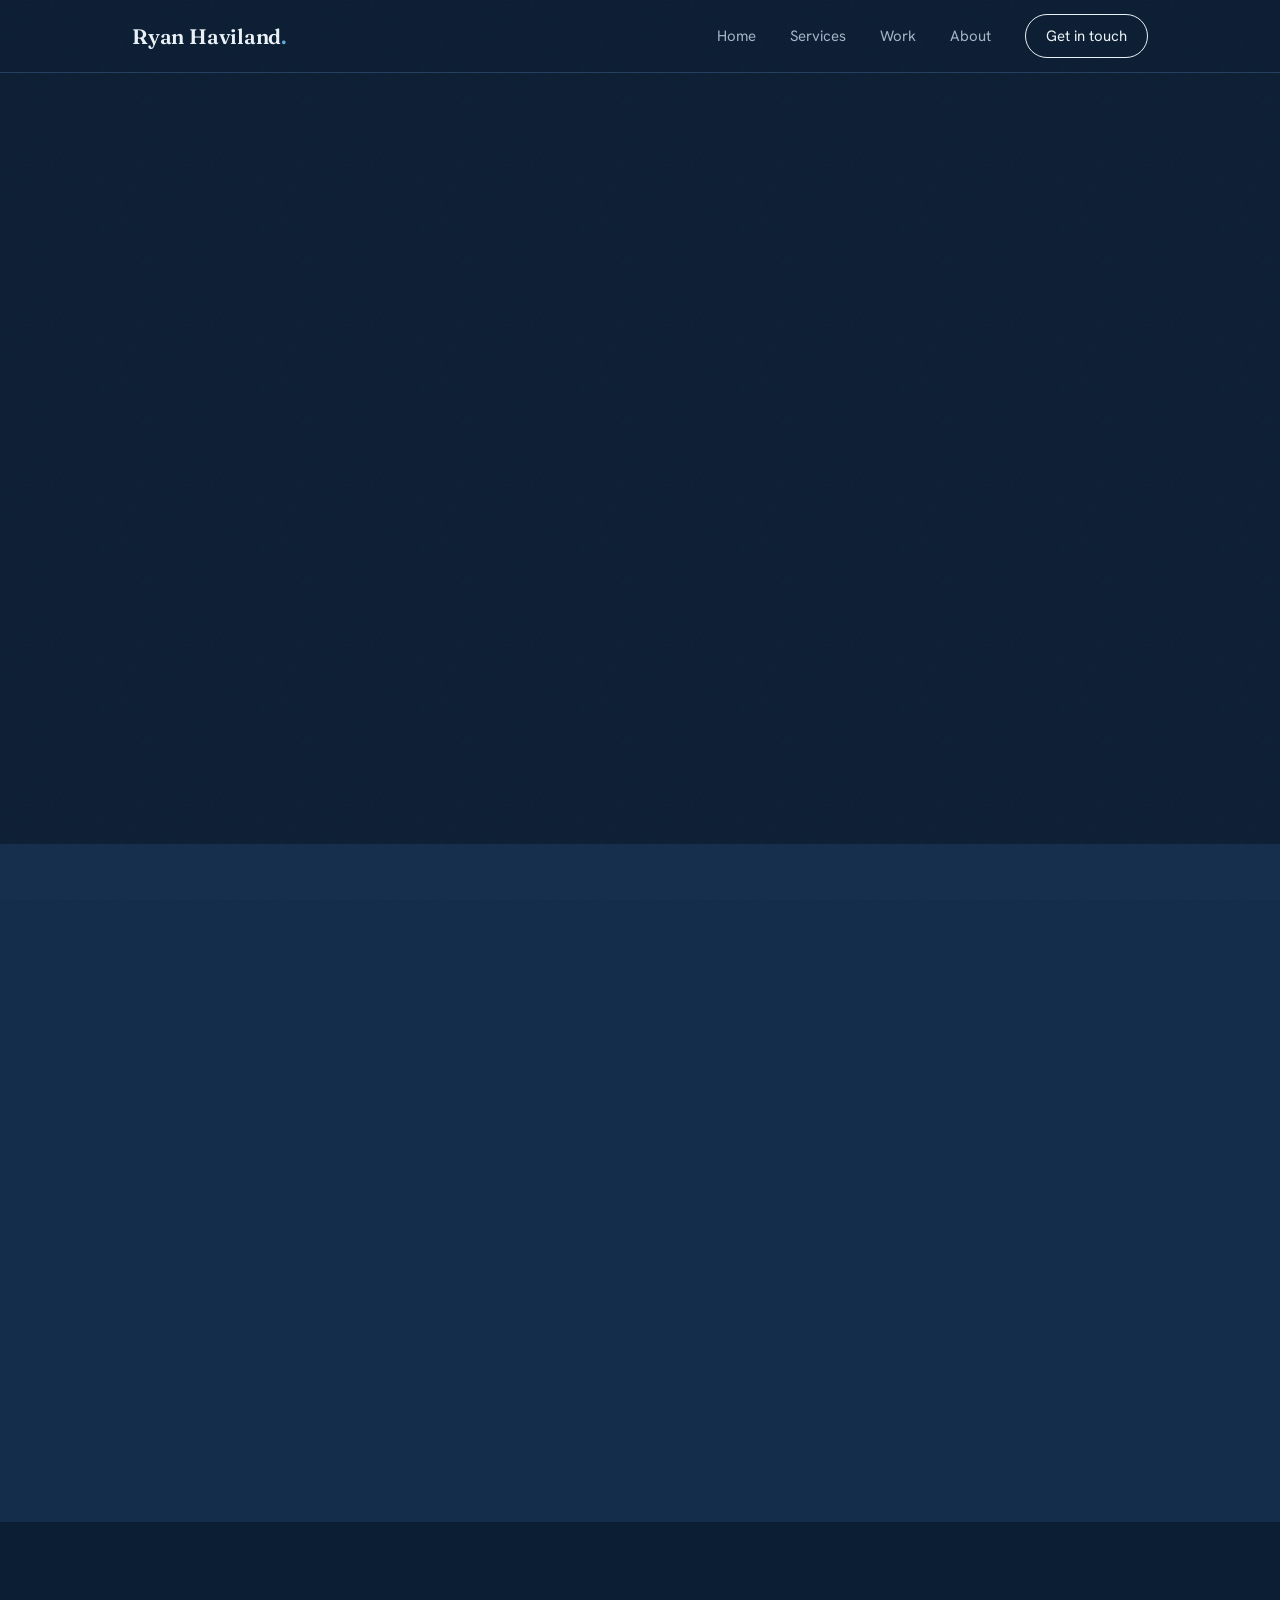
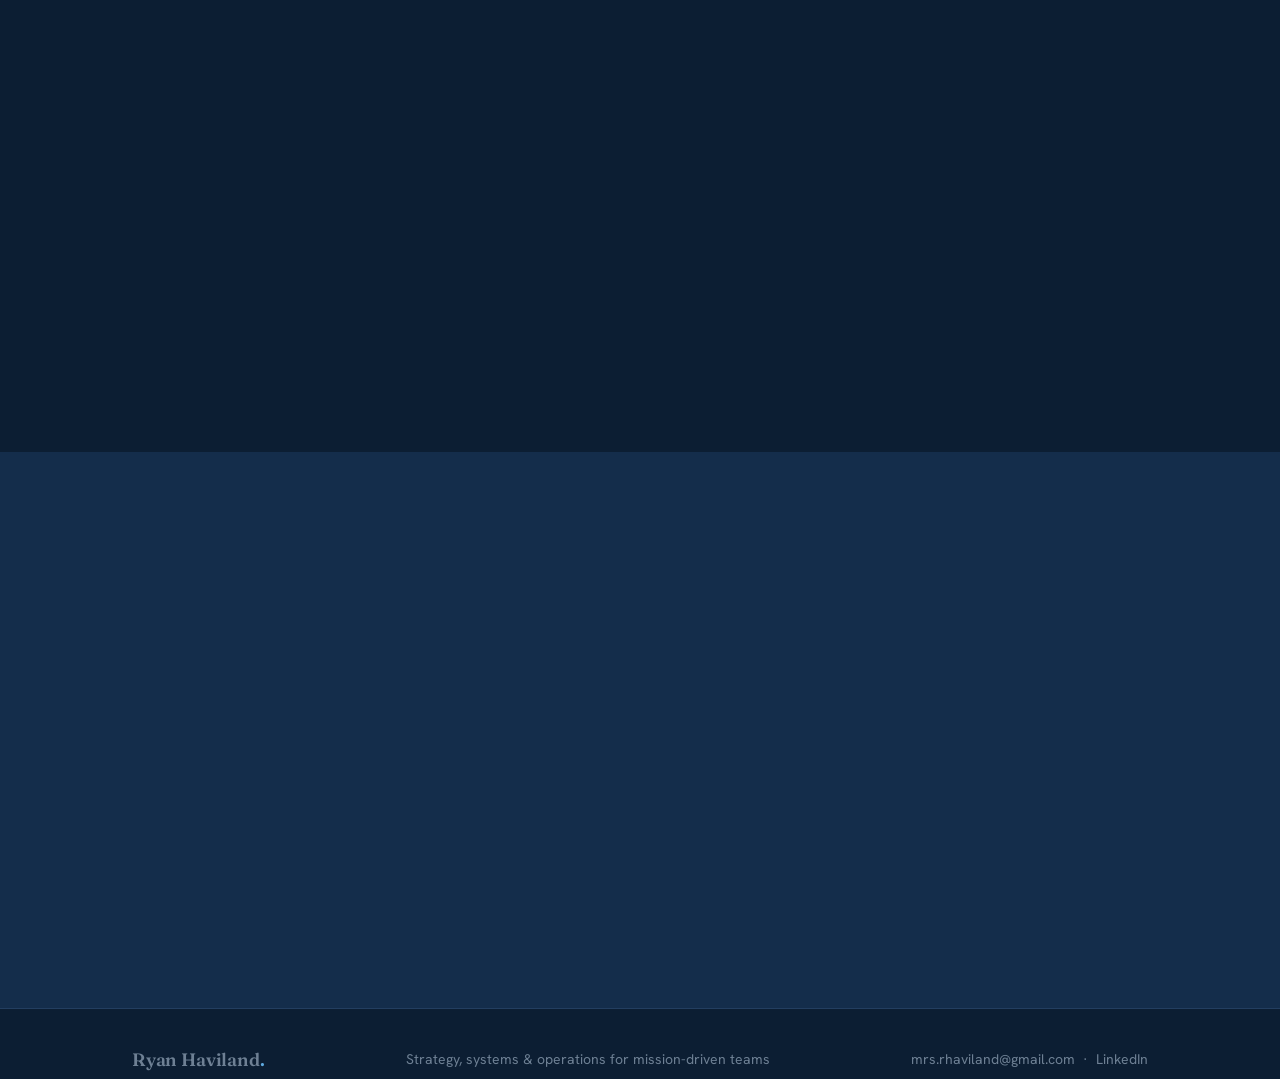
<file: index.html>
<!DOCTYPE html>
<html lang="en">
<head>
<meta charset="UTF-8" />
<meta name="viewport" content="width=device-width, initial-scale=1.0" />
<title>Ryan Haviland | Strategy, systems and operations</title>
<meta http-equiv="refresh" content="0; url=home.html" />
<link rel="canonical" href="home.html" />
</head>
<body>
<p>Redirecting to <a href="home.html">home page</a>...</p>
</body>
</html>
</file>
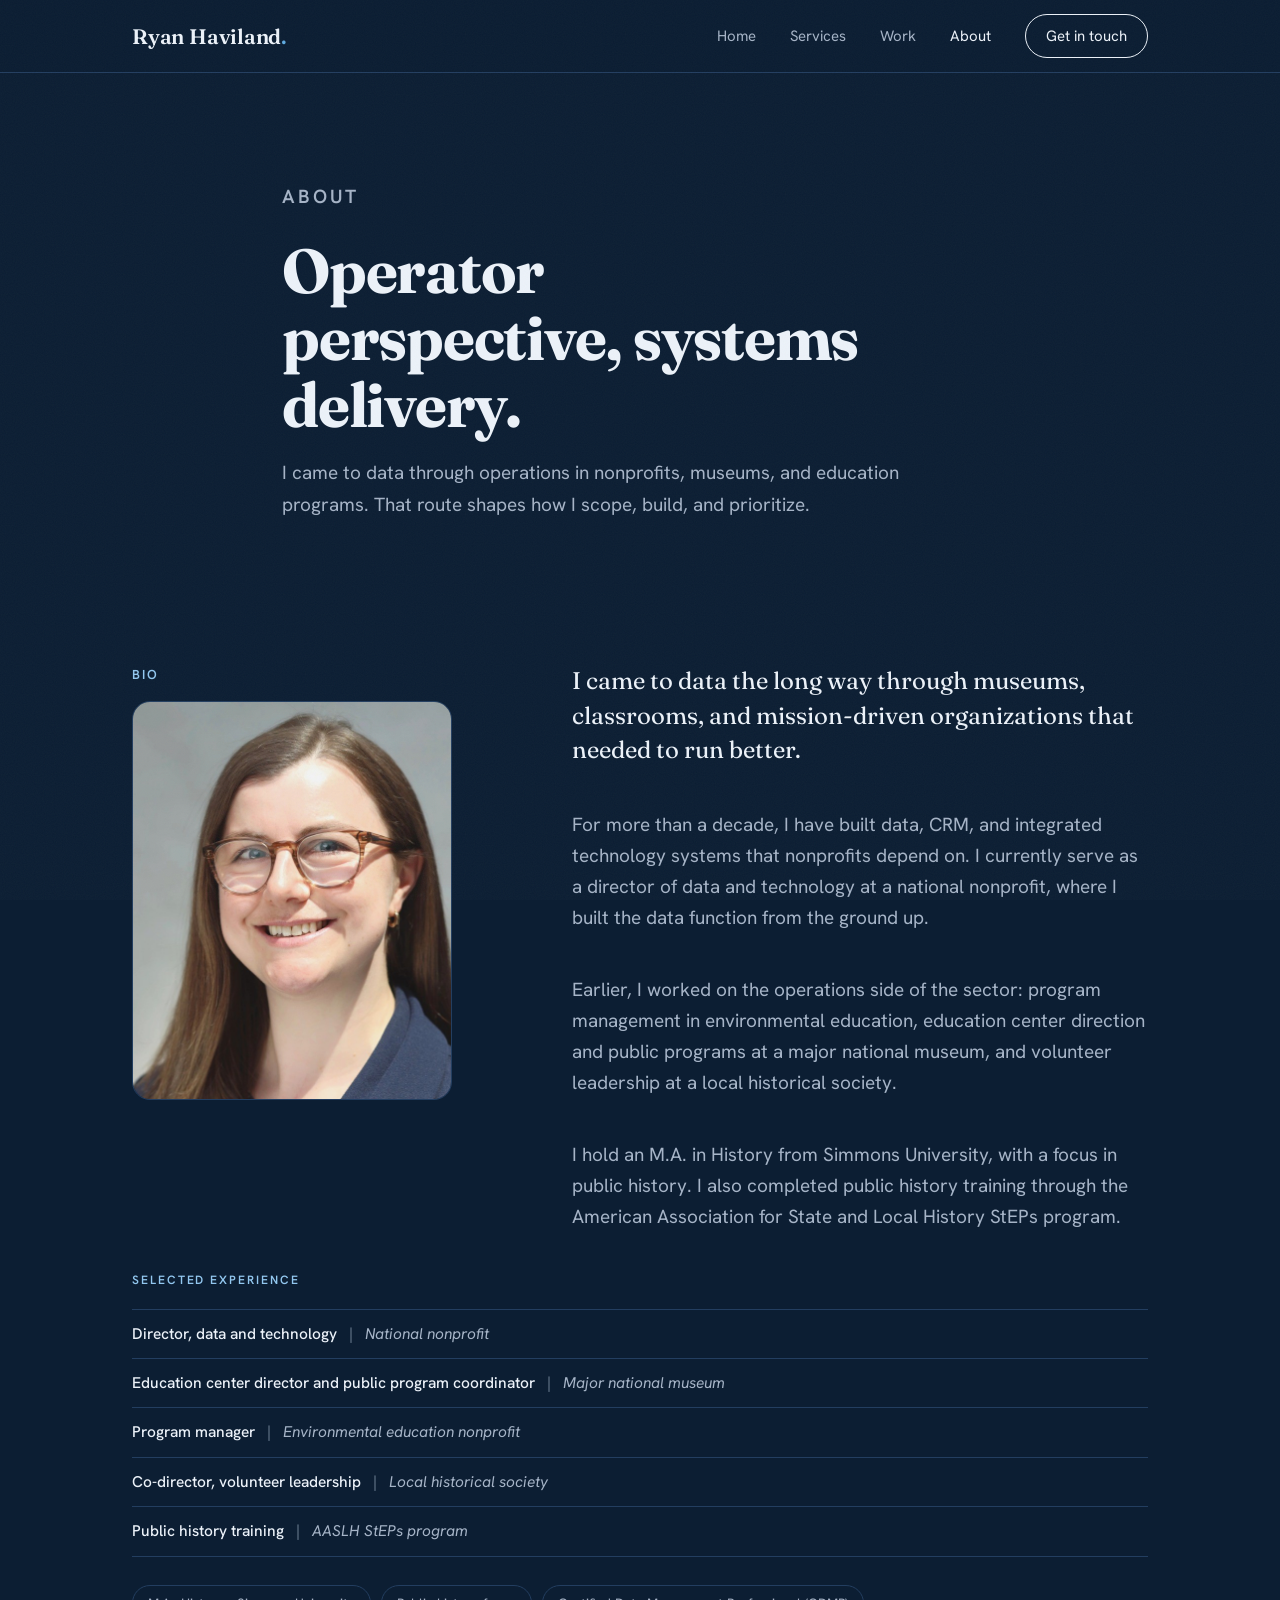
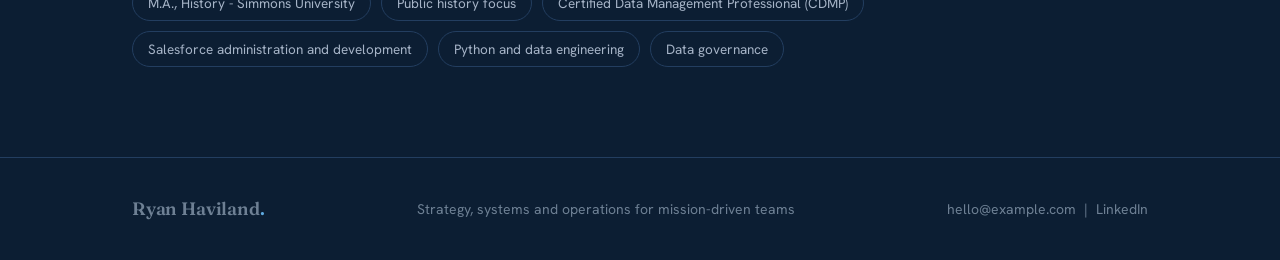
<file: about.html>
<!DOCTYPE html>
<html lang="en">
<head>
<meta charset="UTF-8" />
<meta name="viewport" content="width=device-width, initial-scale=1.0" />
<title>About | Ryan Haviland</title>
<meta name="description" content="About Ryan Haviland: nonprofit systems leader with background in museums, public history, governance-aware operations, and technology implementation." />
<meta name="theme-color" content="#0C1E33" />
<link rel="icon" type="image/svg+xml" href="favicon.svg" />
<link rel="icon" type="image/png" sizes="32x32" href="favicon-32.png" />
<link rel="apple-touch-icon" sizes="180x180" href="apple-touch-icon.png" />
<link rel="preconnect" href="https://fonts.googleapis.com" />
<link rel="preconnect" href="https://fonts.gstatic.com" crossorigin />
<link href="https://fonts.googleapis.com/css2?family=Fraunces:ital,opsz,wght@0,9..144,400;0,9..144,500;0,9..144,600;1,9..144,400&family=Hanken+Grotesk:wght@400;500;600&display=swap" rel="stylesheet" />
<link rel="stylesheet" href="site.css" />
</head>
<body>
<header>
  <div class="wrap">
    <nav>
      <a href="home.html" class="mark">Ryan Haviland<span>.</span></a>
      <div class="nav-links">
        <a href="home.html">Home</a>
        <a href="services.html">Services</a>
        <a href="work.html">Work</a>
        <a href="about.html" class="active">About</a>
        <a href="contact.html" class="nav-cta">Get in touch</a>
      </div>
    </nav>
  </div>
</header>

<main>
  <section class="page-hero">
    <div class="wrap narrow">
      <p class="eyebrow reveal">About</p>
      <h1 class="reveal">Operator perspective, systems delivery.</h1>
      <p class="reveal">I came to data through operations in nonprofits, museums, and education programs. That route shapes how I scope, build, and prioritize.</p>
    </div>
  </section>

  <section>
    <div class="wrap">
      <div class="about-grid">
        <div class="reveal">
          <p class="label">Bio</p>
          <figure class="about-photo">
            <img src="ryan_headshot.jpeg" alt="Ryan Haviland headshot" loading="lazy" />
          </figure>
        </div>
        <div class="reveal stack">
          <p class="lead-line">I came to data the long way through museums, classrooms, and mission-driven organizations that needed to run better.</p>
          <p>For more than a decade, I have built data, CRM, and integrated technology systems that nonprofits depend on. I currently serve as a director of data and technology at a national nonprofit, where I built the data function from the ground up.</p>
          <p>Earlier, I worked on the operations side of the sector: program management in environmental education, education center direction and public programs at a major national museum, and volunteer leadership at a local historical society.</p>
          <p>I hold an M.A. in History from Simmons University, with a focus in public history. I also completed public history training through the American Association for State and Local History StEPs program.</p>
        </div>
      </div>

      <p class="mini-label">Selected experience</p>
      <ul class="exp-list reveal">
        <li><span class="role">Director, data and technology</span><span class="sep">|</span><span class="ctx">National nonprofit</span></li>
        <li><span class="role">Education center director and public program coordinator</span><span class="sep">|</span><span class="ctx">Major national museum</span></li>
        <li><span class="role">Program manager</span><span class="sep">|</span><span class="ctx">Environmental education nonprofit</span></li>
        <li><span class="role">Co-director, volunteer leadership</span><span class="sep">|</span><span class="ctx">Local historical society</span></li>
        <li><span class="role">Public history training</span><span class="sep">|</span><span class="ctx">AASLH StEPs program</span></li>
      </ul>

      <div class="creds reveal" style="margin-top:28px;">
        <span class="cred">M.A., History - Simmons University</span>
        <span class="cred">Public history focus</span>
        <span class="cred">Certified Data Management Professional (CDMP)</span>
        <span class="cred">Salesforce administration and development</span>
        <span class="cred">Python and data engineering</span>
        <span class="cred">Data governance</span>
      </div>
    </div>
  </section>
</main>

<footer>
  <div class="wrap">
    <div class="foot">
      <span class="mark" style="font-size:18px;">Ryan Haviland<span>.</span></span>
      <span>Strategy, systems and operations for mission-driven teams</span>
      <span><a href="mailto:hello@example.com">hello@example.com</a> &nbsp;|&nbsp; <a href="https://www.linkedin.com/in/ryan-l-haviland/">LinkedIn</a></span>
    </div>
  </div>
</footer>

<script src="site.js"></script>
</body>
</html>
</file>
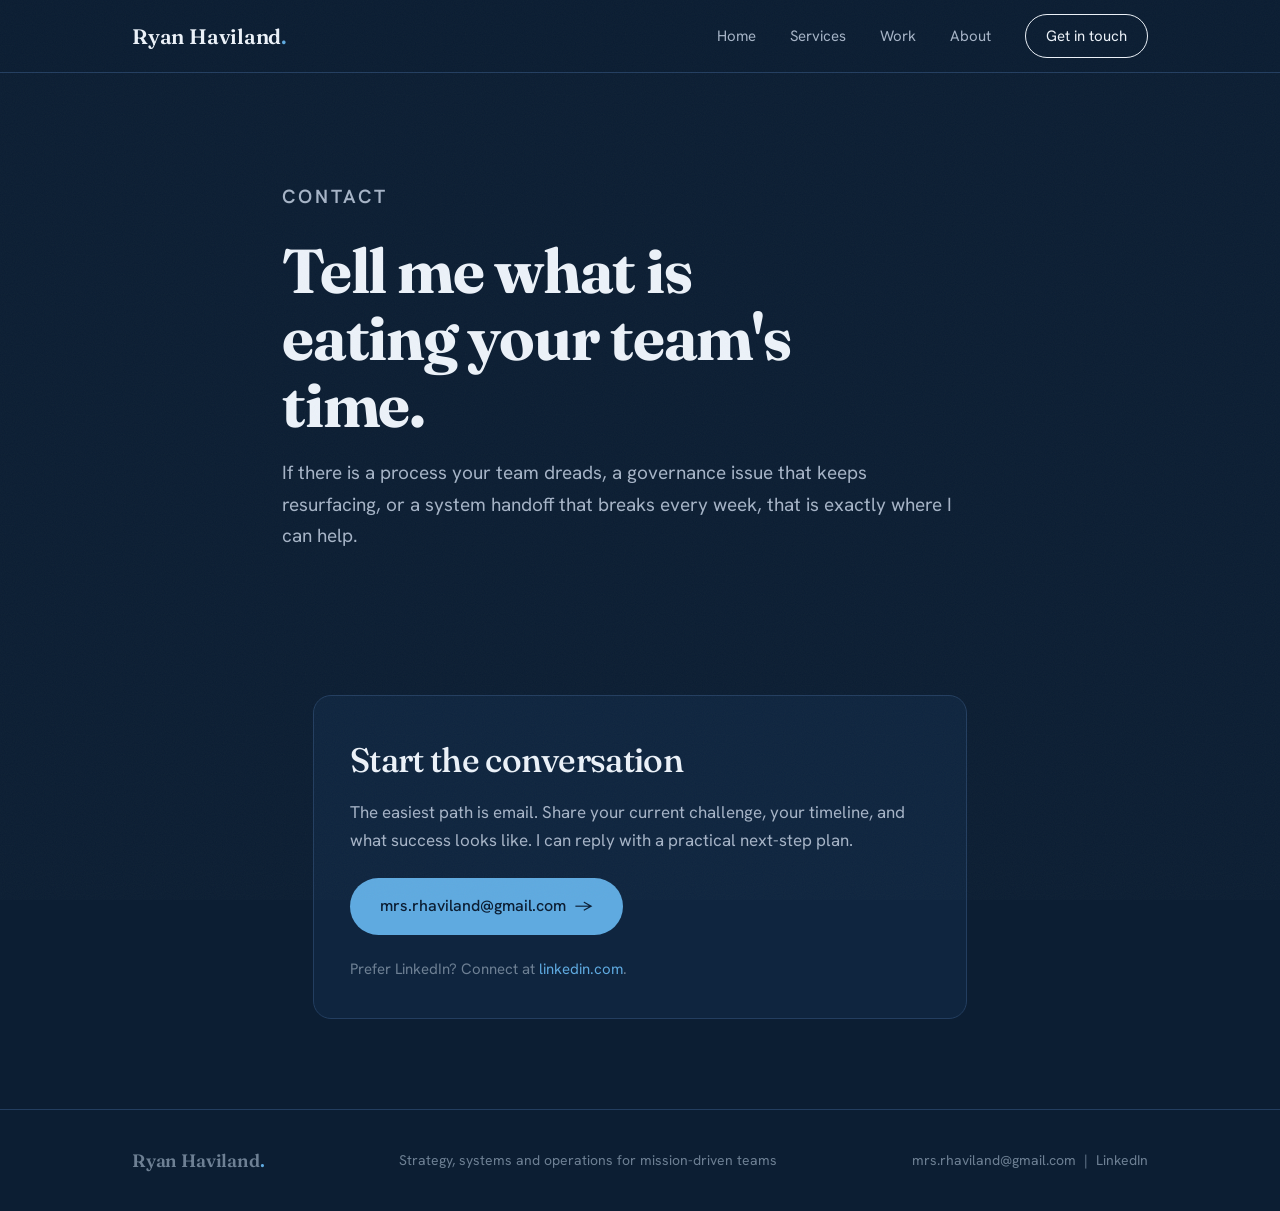
<file: contact.html>
<!DOCTYPE html>
<html lang="en">
<head>
<meta charset="UTF-8" />
<meta name="viewport" content="width=device-width, initial-scale=1.0" />
<title>Contact | Ryan Haviland</title>
<meta name="description" content="Contact Ryan Haviland to discuss nonprofit strategy, systems integration, CRM, Salesforce, governance, and operations improvement work." />
<meta name="theme-color" content="#0C1E33" />
<link rel="icon" type="image/svg+xml" href="favicon.svg" />
<link rel="icon" type="image/png" sizes="32x32" href="favicon-32.png" />
<link rel="apple-touch-icon" sizes="180x180" href="apple-touch-icon.png" />
<link rel="preconnect" href="https://fonts.googleapis.com" />
<link rel="preconnect" href="https://fonts.gstatic.com" crossorigin />
<link href="https://fonts.googleapis.com/css2?family=Fraunces:ital,opsz,wght@0,9..144,400;0,9..144,500;0,9..144,600;1,9..144,400&family=Hanken+Grotesk:wght@400;500;600&display=swap" rel="stylesheet" />
<link rel="stylesheet" href="site.css" />
</head>
<body>
<header>
  <div class="wrap">
    <nav>
      <a href="home.html" class="mark">Ryan Haviland<span>.</span></a>
      <div class="nav-links">
        <a href="home.html">Home</a>
        <a href="services.html">Services</a>
        <a href="work.html">Work</a>
        <a href="about.html">About</a>
        <a href="contact.html" class="nav-cta active">Get in touch</a>
      </div>
    </nav>
  </div>
</header>

<main>
  <section class="page-hero">
    <div class="wrap narrow">
      <p class="eyebrow reveal">Contact</p>
      <h1 class="reveal">Tell me what is eating your team&apos;s time.</h1>
      <p class="reveal">If there is a process your team dreads, a governance issue that keeps resurfacing, or a system handoff that breaks every week, that is exactly where I can help.</p>
    </div>
  </section>

  <section>
    <div class="wrap" style="display:flex; justify-content:center;">
      <div class="contact-card reveal">
        <h2 class="sec-title" style="font-size:34px; margin-bottom:10px;">Start the conversation</h2>
        <p style="color:var(--ink-soft); max-width:58ch; margin-bottom:24px;">The easiest path is email. Share your current challenge, your timeline, and what success looks like. I can reply with a practical next-step plan.</p>
        <p style="margin-bottom:22px;"><a class="btn-primary" href="mailto:mrs.rhaviland@gmail.com">mrs.rhaviland@gmail.com <span>&rarr;</span></a></p>
        <p style="color:var(--ink-faint); font-size:15px;">Prefer LinkedIn? Connect at <a href="https://www.linkedin.com/in/ryan-l-haviland/" style="color:var(--evergreen);">linkedin.com</a>.</p>
      </div>
    </div>
  </section>
</main>

<footer>
  <div class="wrap">
    <div class="foot">
      <span class="mark" style="font-size:18px;">Ryan Haviland<span>.</span></span>
      <span>Strategy, systems and operations for mission-driven teams</span>
      <span><a href="mailto:mrs.rhaviland@gmail.com">mrs.rhaviland@gmail.com</a> &nbsp;|&nbsp; <a href="https://www.linkedin.com/in/ryan-l-haviland/">LinkedIn</a></span>
    </div>
  </div>
</footer>

<script src="site.js"></script>
</body>
</html>
</file>
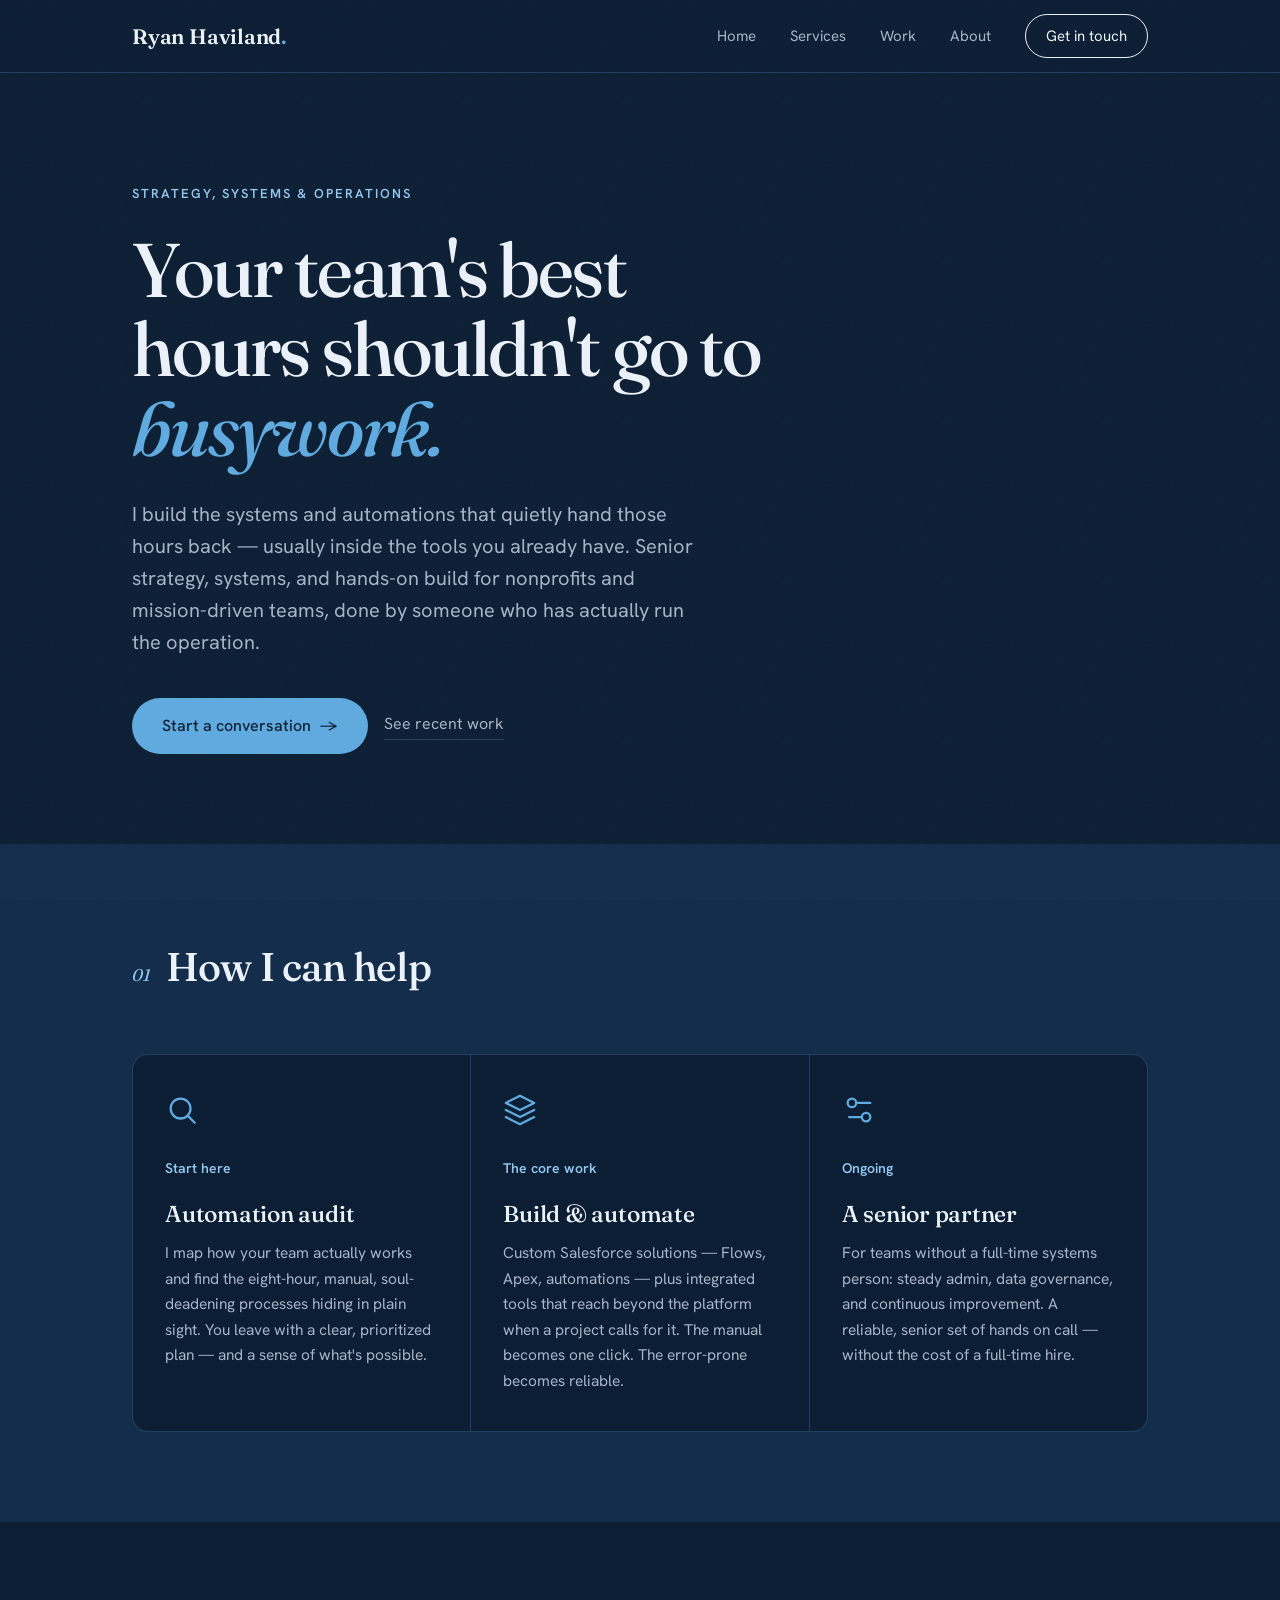
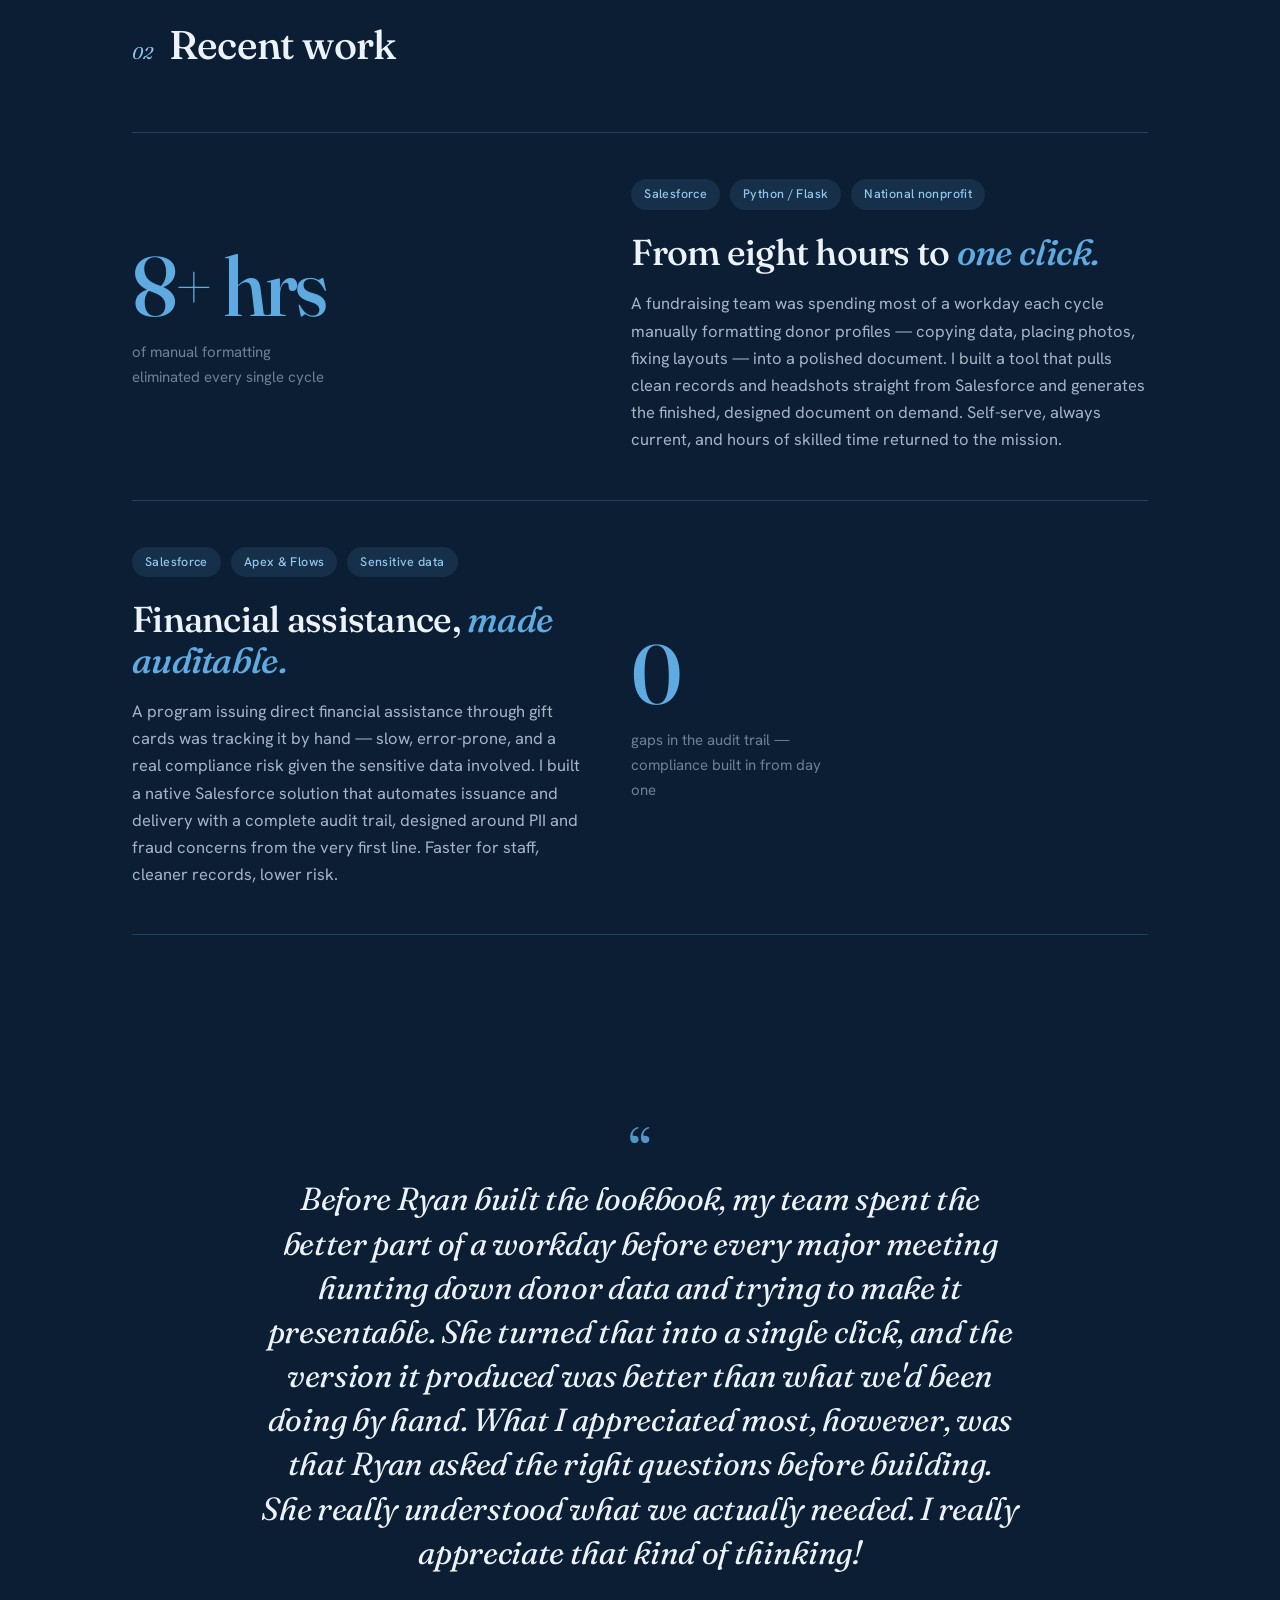
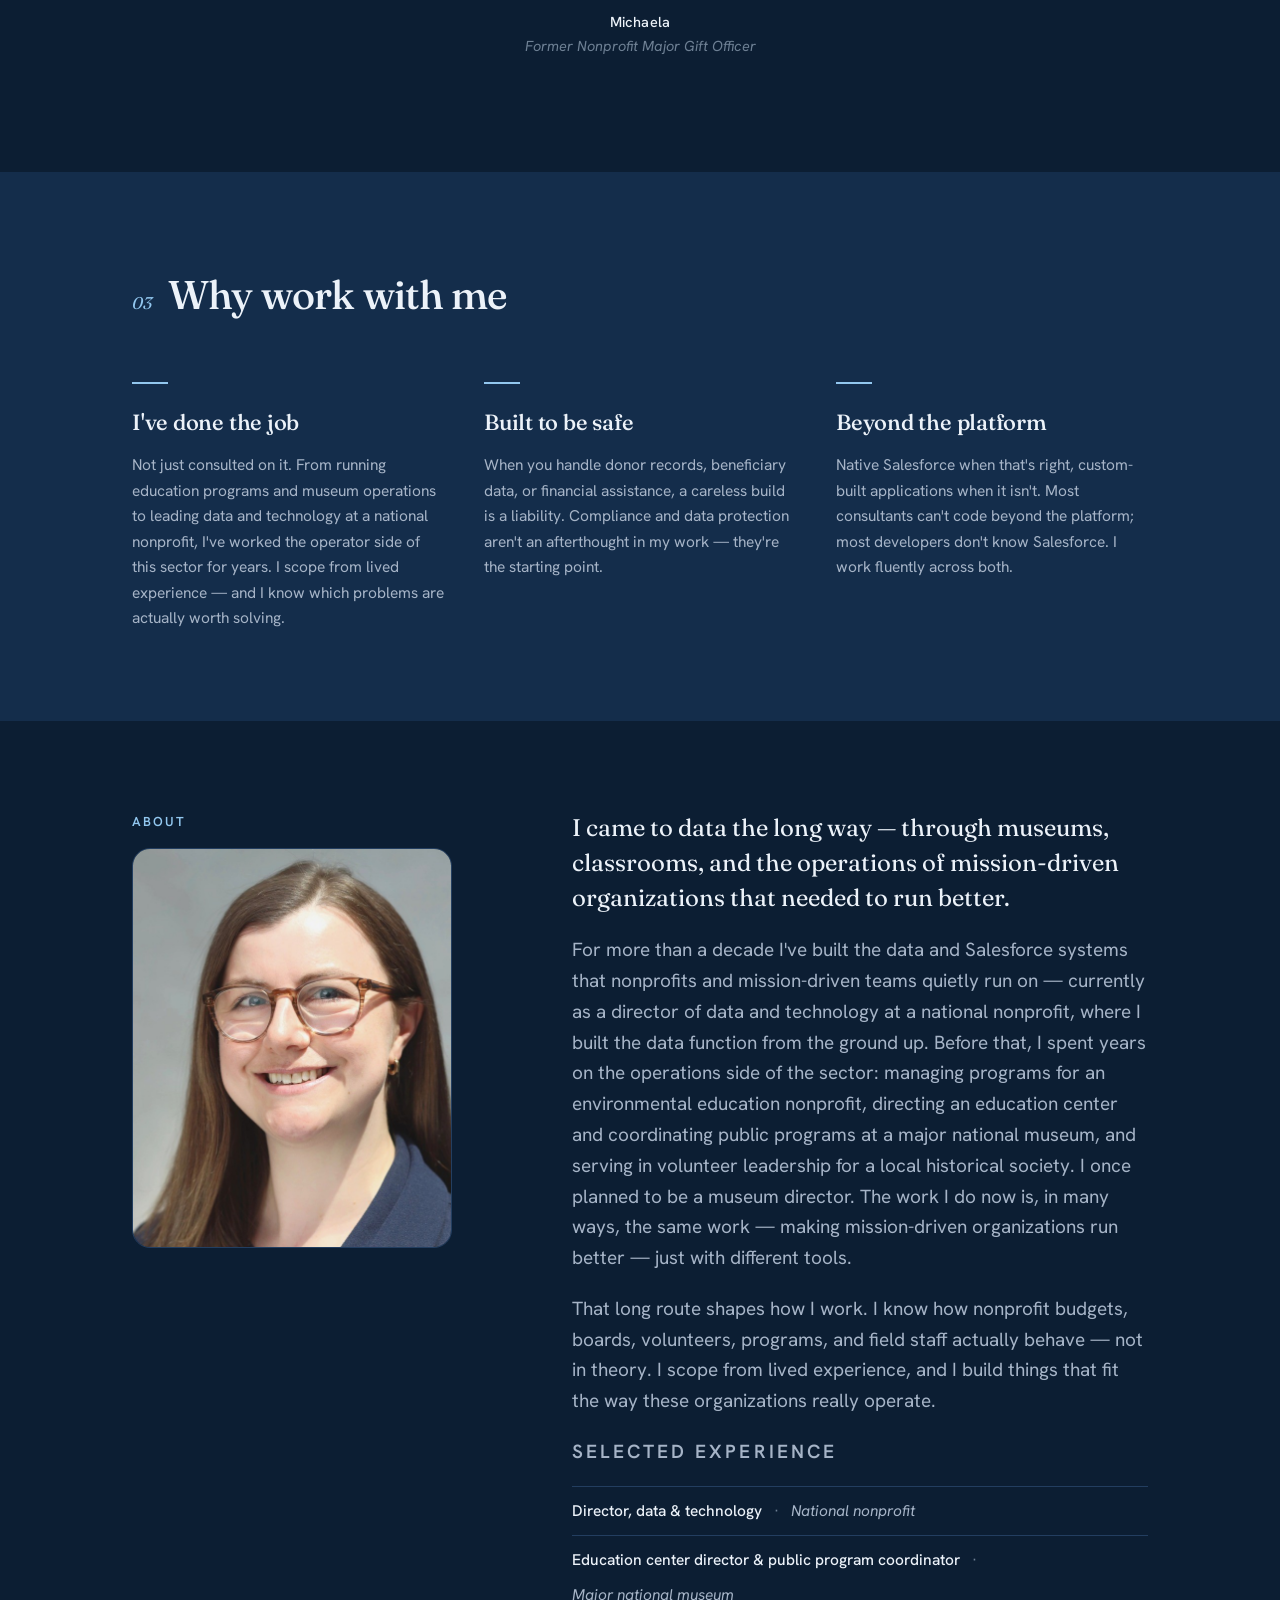
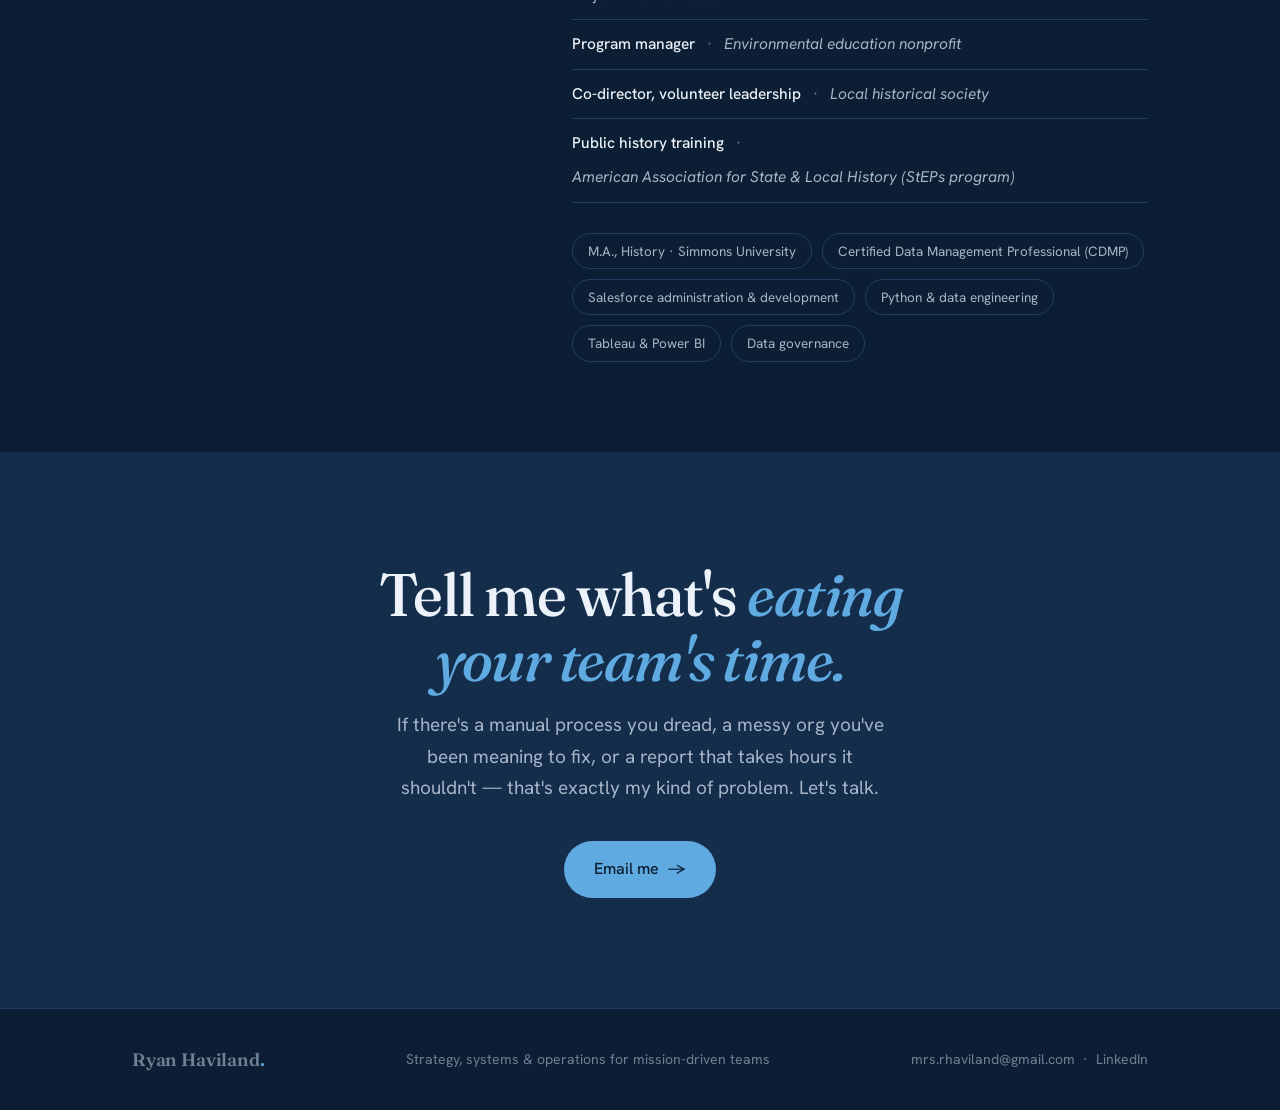
<file: home.html>
<!DOCTYPE html>
<html lang="en">
<head>
<meta charset="UTF-8" />
<meta name="viewport" content="width=device-width, initial-scale=1.0" />
<title>Home | Ryan Haviland</title>
<meta name="description" content="Strategy, systems & operations consulting for nonprofits and mission-driven teams — automations and data systems that give your team their hours back." />
<meta name="author" content="Ryan Haviland" />
<meta name="theme-color" content="#0C1E33" />

<!-- Favicons -->
<link rel="icon" type="image/svg+xml" href="favicon.svg" />
<link rel="icon" type="image/png" sizes="32x32" href="favicon-32.png" />
<link rel="apple-touch-icon" sizes="180x180" href="apple-touch-icon.png" />

<!-- Open Graph (LinkedIn, Slack, iMessage, Facebook) -->
<meta property="og:type" content="website" />
<meta property="og:site_name" content="Ryan Haviland" />
<meta property="og:title" content="Home | Ryan Haviland" />
<meta property="og:description" content="Strategy, systems & operations consulting for nonprofits and mission-driven teams — automations and data systems that give your team their hours back." />
<meta property="og:image" content="og-image.png" />
<meta property="og:image:width" content="1200" />
<meta property="og:image:height" content="630" />
<meta property="og:image:alt" content="Ryan Haviland — Your team's best hours shouldn't go to busywork." />
<!-- Set og:url to your live URL once deployed, e.g. https://ryanhaviland.com -->
<meta property="og:url" content="" />

<!-- Twitter / X -->
<meta name="twitter:card" content="summary_large_image" />
<meta name="twitter:title" content="Home | Ryan Haviland" />
<meta name="twitter:description" content="Automations and data systems that give your team their hours back. For nonprofits and mission-driven teams." />
<meta name="twitter:image" content="og-image.png" />

<link rel="preconnect" href="https://fonts.googleapis.com" />
<link rel="preconnect" href="https://fonts.gstatic.com" crossorigin />
<link href="https://fonts.googleapis.com/css2?family=Fraunces:ital,opsz,wght@0,9..144,400;0,9..144,500;0,9..144,600;1,9..144,400&family=Hanken+Grotesk:wght@400;500;600&display=swap" rel="stylesheet" />
<link rel="stylesheet" href="site.css" />
</head>
<body>
<!-- Pages refresh trigger: 2026-05-28 -->

<header>
  <div class="wrap">
    <nav>
      <a href="home.html" class="mark">Ryan Haviland<span>.</span></a>
      <div class="nav-links">
        <a href="home.html">Home</a>
        <a href="services.html">Services</a>
        <a href="work.html">Work</a>
        <a href="about.html">About</a>
        <a href="contact.html" class="nav-cta">Get in touch</a>
      </div>
    </nav>
  </div>
</header>

<main id="top">

  <!-- HERO -->
  <section class="hero">
    <div class="wrap">
      <p class="eyebrow reveal">Strategy, systems &amp; operations</p>
      <h1 class="reveal">Your team's best hours shouldn't go to <em>busywork.</em></h1>
      <p class="lede reveal">I build the systems and automations that quietly hand those hours back — usually inside the tools you already have. Senior strategy, systems, and hands-on build for nonprofits and mission-driven teams, done by someone who has actually run the operation.</p>
      <div class="hero-actions reveal">
        <a href="contact.html" class="btn-primary">Start a conversation <span>&rarr;</span></a>
        <a href="work.html" class="btn-text">See recent work</a>
      </div>
    </div>
  </section>

  <!-- SERVICES -->
  <section id="services" class="band">
    <div class="wrap">
      <div class="sec-head reveal">
        <span class="sec-num">01</span>
        <h2 class="sec-title">How I can help</h2>
      </div>
      <div class="services reveal">
        <div class="svc">
          <svg class="ico" viewBox="0 0 24 24" fill="none" stroke="currentColor" stroke-width="1.6" stroke-linecap="round" stroke-linejoin="round"><circle cx="11" cy="11" r="7"/><path d="m21 21-4.3-4.3"/></svg>
          <span class="tag">Start here</span>
          <h3>Automation audit</h3>
          <p>I map how your team actually works and find the eight-hour, manual, soul-deadening processes hiding in plain sight. You leave with a clear, prioritized plan — and a sense of what's possible.</p>
        </div>
        <div class="svc">
          <svg class="ico" viewBox="0 0 24 24" fill="none" stroke="currentColor" stroke-width="1.6" stroke-linecap="round" stroke-linejoin="round"><path d="M12 2 2 7l10 5 10-5-10-5Z"/><path d="m2 17 10 5 10-5"/><path d="m2 12 10 5 10-5"/></svg>
          <span class="tag">The core work</span>
          <h3>Build &amp; automate</h3>
          <p>Custom Salesforce solutions — Flows, Apex, automations — plus integrated tools that reach beyond the platform when a project calls for it. The manual becomes one click. The error-prone becomes reliable.</p>
        </div>
        <div class="svc">
          <svg class="ico" viewBox="0 0 24 24" fill="none" stroke="currentColor" stroke-width="1.6" stroke-linecap="round" stroke-linejoin="round"><path d="M20 7h-9"/><path d="M14 17H5"/><circle cx="17" cy="17" r="3"/><circle cx="7" cy="7" r="3"/></svg>
          <span class="tag">Ongoing</span>
          <h3>A senior partner</h3>
          <p>For teams without a full-time systems person: steady admin, data governance, and continuous improvement. A reliable, senior set of hands on call — without the cost of a full-time hire.</p>
        </div>
      </div>
    </div>
  </section>

  <!-- WORK -->
  <section id="work">
    <div class="wrap">
      <div class="sec-head reveal">
        <span class="sec-num">02</span>
        <h2 class="sec-title">Recent work</h2>
      </div>

      <div class="case reveal">
        <div class="stat">
          <span class="big">8+ hrs</span>
          <span class="lbl">of manual formatting eliminated every single cycle</span>
        </div>
        <div class="case-body">
          <div class="case-meta">
            <span class="pill">Salesforce</span>
            <span class="pill">Python / Flask</span>
            <span class="pill">National nonprofit</span>
          </div>
          <h3>From eight hours to <em>one click.</em></h3>
          <p>A fundraising team was spending most of a workday each cycle manually formatting donor profiles — copying data, placing photos, fixing layouts — into a polished document. I built a tool that pulls clean records and headshots straight from Salesforce and generates the finished, designed document on demand. Self-serve, always current, and hours of skilled time returned to the mission.</p>
        </div>
      </div>

      <div class="case flip reveal">
        <div class="stat">
          <span class="big">0</span>
          <span class="lbl">gaps in the audit trail — compliance built in from day one</span>
        </div>
        <div class="case-body">
          <div class="case-meta">
            <span class="pill">Salesforce</span>
            <span class="pill">Apex &amp; Flows</span>
            <span class="pill">Sensitive data</span>
          </div>
          <h3>Financial assistance, <em>made auditable.</em></h3>
          <p>A program issuing direct financial assistance through gift cards was tracking it by hand — slow, error-prone, and a real compliance risk given the sensitive data involved. I built a native Salesforce solution that automates issuance and delivery with a complete audit trail, designed around PII and fraud concerns from the very first line. Faster for staff, cleaner records, lower risk.</p>
        </div>
      </div>
    </div>
  </section>

  <!-- PRAISE / TESTIMONIAL -->
  <section id="praise">
    <div class="wrap">
      <div class="praise reveal">
        <span class="praise-mark">&ldquo;</span>
        <blockquote>Before Ryan built the lookbook, my team spent the better part of a workday before every major meeting hunting down donor data and trying to make it presentable. She turned that into a single click, and the version it produced was better than what we'd been doing by hand. What I appreciated most, however, was that Ryan asked the right questions before building. She really understood what we actually needed. I really appreciate that kind of thinking!</blockquote>
        <div class="attribution">
          <span class="name">Michaela</span>
          <span class="role">Former Nonprofit Major Gift Officer</span>
        </div>
      </div>
    </div>
  </section>

  <!-- WHY -->
  <section id="why" class="band">
    <div class="wrap">
      <div class="sec-head reveal">
        <span class="sec-num">03</span>
        <h2 class="sec-title">Why work with me</h2>
      </div>
      <div class="why-grid">
        <div class="why reveal">
          <div class="rule"></div>
          <h3>I've done the job</h3>
          <p>Not just consulted on it. From running education programs and museum operations to leading data and technology at a national nonprofit, I've worked the operator side of this sector for years. I scope from lived experience — and I know which problems are actually worth solving.</p>
        </div>
        <div class="why reveal">
          <div class="rule"></div>
          <h3>Built to be safe</h3>
          <p>When you handle donor records, beneficiary data, or financial assistance, a careless build is a liability. Compliance and data protection aren't an afterthought in my work — they're the starting point.</p>
        </div>
        <div class="why reveal">
          <div class="rule"></div>
          <h3>Beyond the platform</h3>
          <p>Native Salesforce when that's right, custom-built applications when it isn't. Most consultants can't code beyond the platform; most developers don't know Salesforce. I work fluently across both.</p>
        </div>
      </div>
    </div>
  </section>

  <!-- ABOUT -->
  <section id="about">
    <div class="wrap">
      <div class="about-grid">
        <div class="reveal">
          <p class="label">About</p>
          <figure class="about-photo">
            <img src="ryan_headshot.jpeg" alt="Ryan Haviland headshot" loading="lazy" />
          </figure>
        </div>
        <div class="reveal">
          <p class="lead-line">I came to data the long way — through museums, classrooms, and the operations of mission-driven organizations that needed to run better.</p>
          <p>For more than a decade I've built the data and Salesforce systems that nonprofits and mission-driven teams quietly run on — currently as a director of data and technology at a national nonprofit, where I built the data function from the ground up. Before that, I spent years on the operations side of the sector: managing programs for an environmental education nonprofit, directing an education center and coordinating public programs at a major national museum, and serving in volunteer leadership for a local historical society. I once planned to be a museum director. The work I do now is, in many ways, the same work — making mission-driven organizations run better — just with different tools.</p>
          <p>That long route shapes how I work. I know how nonprofit budgets, boards, volunteers, programs, and field staff actually behave — not in theory. I scope from lived experience, and I build things that fit the way these organizations really operate.</p>

          <p class="mini-label">Selected experience</p>
          <ul class="exp-list">
            <li><span class="role">Director, data &amp; technology</span><span class="sep">·</span><span class="ctx">National nonprofit</span></li>
            <li><span class="role">Education center director &amp; public program coordinator</span><span class="sep">·</span><span class="ctx">Major national museum</span></li>
            <li><span class="role">Program manager</span><span class="sep">·</span><span class="ctx">Environmental education nonprofit</span></li>
            <li><span class="role">Co-director, volunteer leadership</span><span class="sep">·</span><span class="ctx">Local historical society</span></li>
            <li><span class="role">Public history training</span><span class="sep">·</span><span class="ctx">American Association for State &amp; Local History (StEPs program)</span></li>
          </ul>

          <div class="creds">
            <span class="cred">M.A., History · Simmons University</span>
            <span class="cred">Certified Data Management Professional (CDMP)</span>
            <span class="cred">Salesforce administration &amp; development</span>
            <span class="cred">Python &amp; data engineering</span>
            <span class="cred">Tableau &amp; Power BI</span>
            <span class="cred">Data governance</span>
          </div>
        </div>
      </div>
    </div>
  </section>

  <!-- CONTACT -->
  <section id="contact" class="contact band">
    <div class="wrap">
      <h2 class="reveal">Tell me what's <em>eating your team's time.</em></h2>
      <p class="reveal">If there's a manual process you dread, a messy org you've been meaning to fix, or a report that takes hours it shouldn't — that's exactly my kind of problem. Let's talk.</p>
      <div class="reveal">
        <a href="mailto:hello@example.com" class="btn-primary">Email me <span>&rarr;</span></a>
      </div>
    </div>
  </section>

</main>

<footer>
  <div class="wrap">
    <div class="foot">
      <span class="mark" style="font-size:18px;">Ryan Haviland<span>.</span></span>
      <span>Strategy, systems &amp; operations for mission-driven teams</span>
      <span><a href="mailto:mrs.rhaviland@gmail.com">mrs.rhaviland@gmail.com</a> &nbsp;·&nbsp; <a href="https://www.linkedin.com/in/ryan-l-haviland/">LinkedIn</a></span>
    </div>
  </div>
</footer>

<script src="site.js"></script>

</body>
</html>
</file>
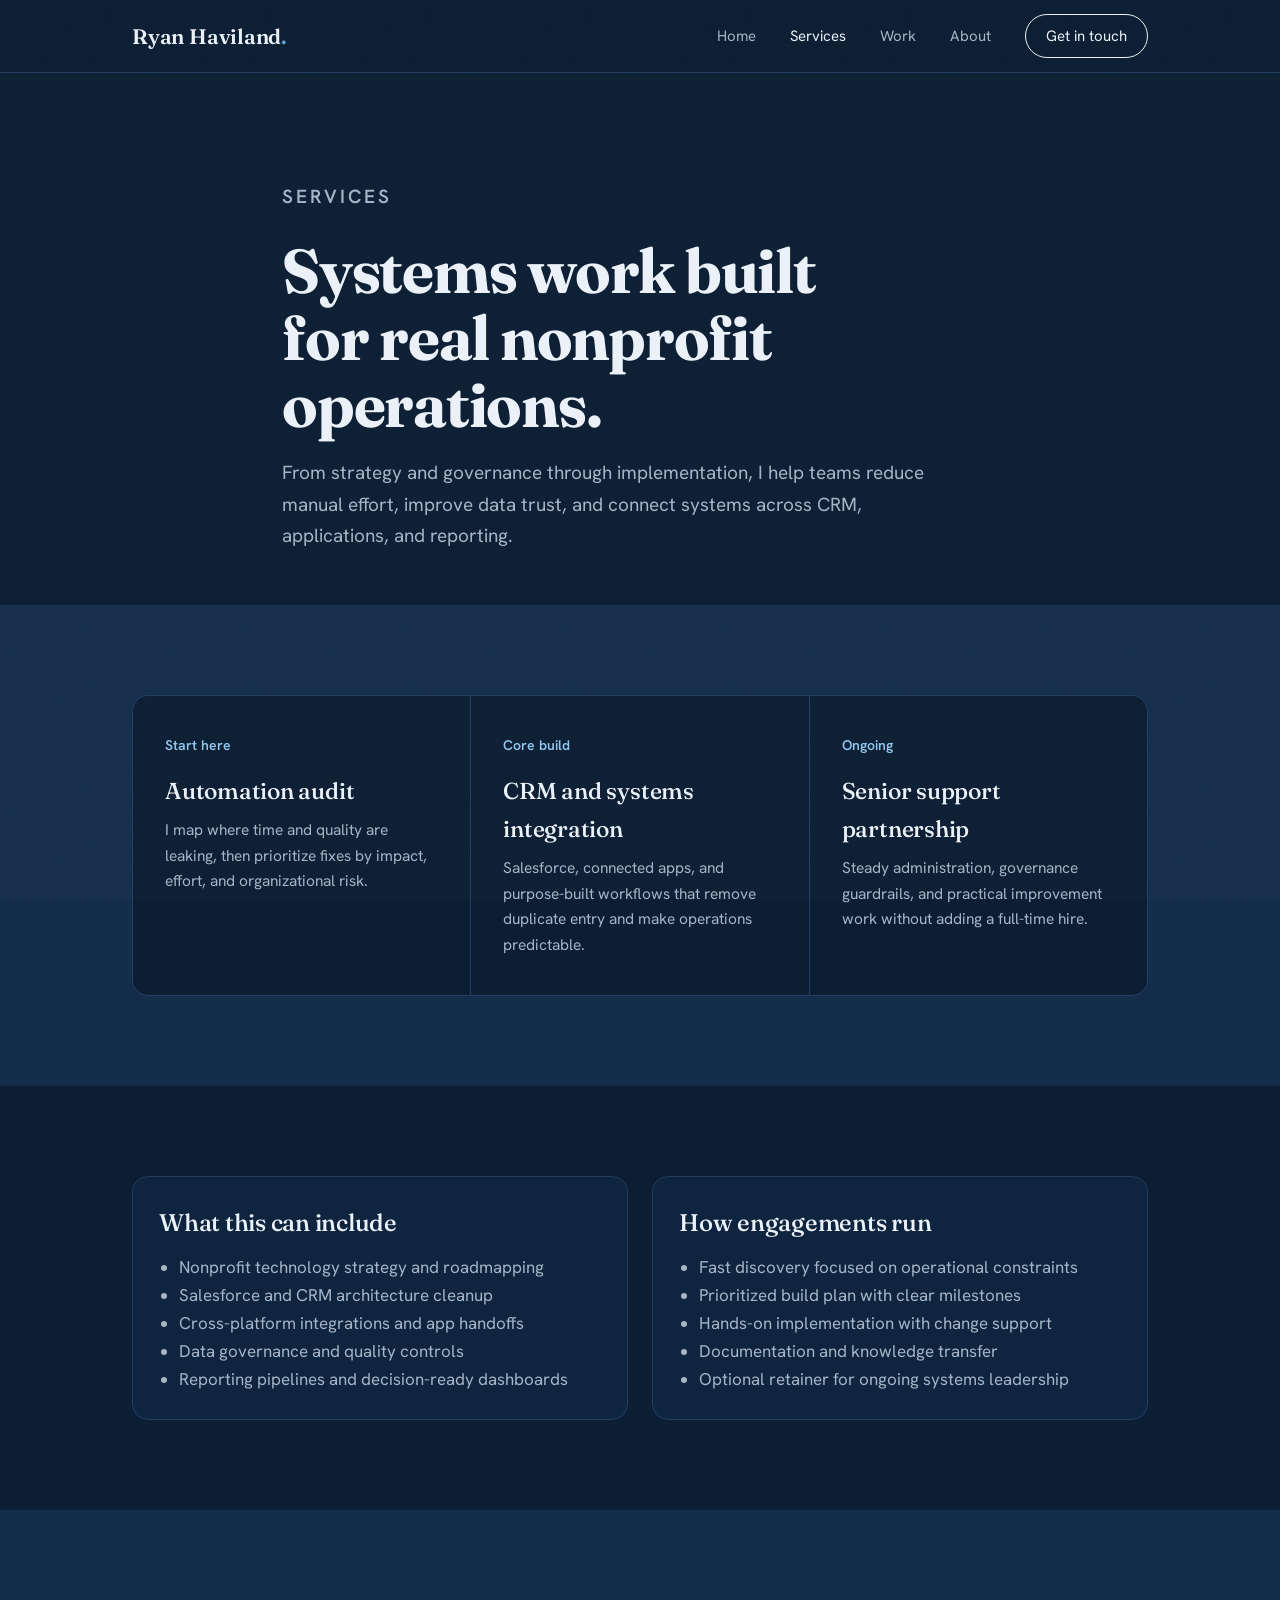
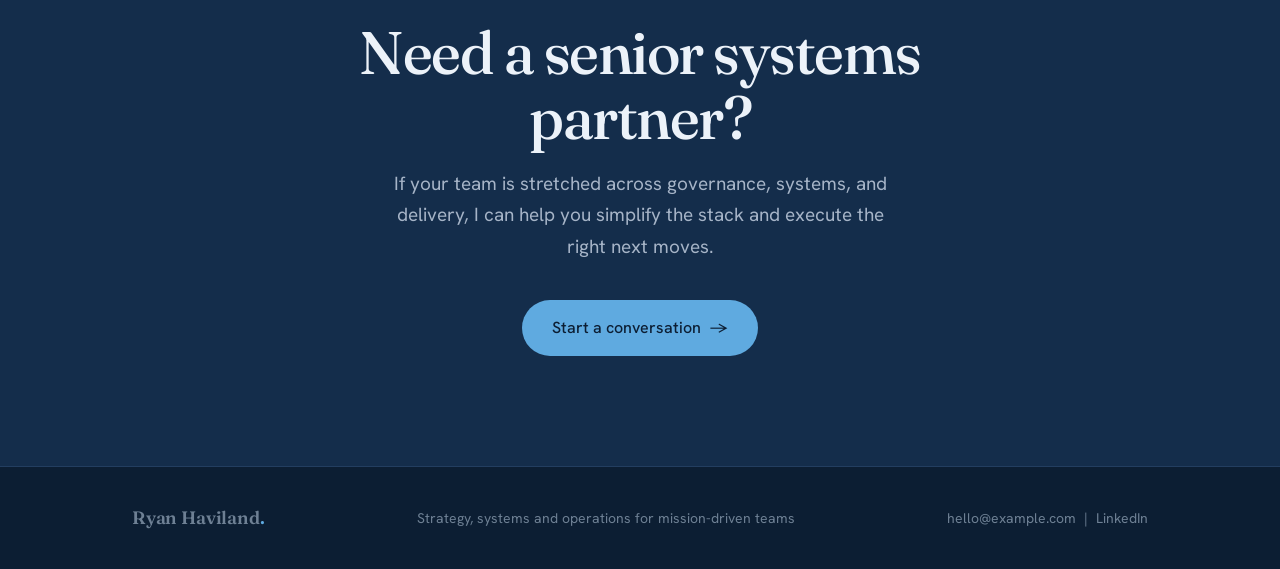
<file: services.html>
<!DOCTYPE html>
<html lang="en">
<head>
<meta charset="UTF-8" />
<meta name="viewport" content="width=device-width, initial-scale=1.0" />
<title>Services | Ryan Haviland</title>
<meta name="description" content="Services for nonprofits: strategy, systems integration, CRM and Salesforce improvements, governance-aware automation, and senior ongoing support." />
<meta name="theme-color" content="#0C1E33" />
<link rel="icon" type="image/svg+xml" href="favicon.svg" />
<link rel="icon" type="image/png" sizes="32x32" href="favicon-32.png" />
<link rel="apple-touch-icon" sizes="180x180" href="apple-touch-icon.png" />
<link rel="preconnect" href="https://fonts.googleapis.com" />
<link rel="preconnect" href="https://fonts.gstatic.com" crossorigin />
<link href="https://fonts.googleapis.com/css2?family=Fraunces:ital,opsz,wght@0,9..144,400;0,9..144,500;0,9..144,600;1,9..144,400&family=Hanken+Grotesk:wght@400;500;600&display=swap" rel="stylesheet" />
<link rel="stylesheet" href="site.css" />
</head>
<body>
<header>
  <div class="wrap">
    <nav>
      <a href="home.html" class="mark">Ryan Haviland<span>.</span></a>
      <div class="nav-links">
        <a href="home.html">Home</a>
        <a href="services.html" class="active">Services</a>
        <a href="work.html">Work</a>
        <a href="about.html">About</a>
        <a href="contact.html" class="nav-cta">Get in touch</a>
      </div>
    </nav>
  </div>
</header>

<main>
  <section class="page-hero">
    <div class="wrap narrow">
      <p class="eyebrow reveal">Services</p>
      <h1 class="reveal">Systems work built for real nonprofit operations.</h1>
      <p class="reveal">From strategy and governance through implementation, I help teams reduce manual effort, improve data trust, and connect systems across CRM, applications, and reporting.</p>
    </div>
  </section>

  <section class="band">
    <div class="wrap">
      <div class="services reveal">
        <div class="svc">
          <span class="tag">Start here</span>
          <h3>Automation audit</h3>
          <p>I map where time and quality are leaking, then prioritize fixes by impact, effort, and organizational risk.</p>
        </div>
        <div class="svc">
          <span class="tag">Core build</span>
          <h3>CRM and systems integration</h3>
          <p>Salesforce, connected apps, and purpose-built workflows that remove duplicate entry and make operations predictable.</p>
        </div>
        <div class="svc">
          <span class="tag">Ongoing</span>
          <h3>Senior support partnership</h3>
          <p>Steady administration, governance guardrails, and practical improvement work without adding a full-time hire.</p>
        </div>
      </div>
    </div>
  </section>

  <section>
    <div class="wrap two-col">
      <article class="panel reveal">
        <h3>What this can include</h3>
        <ul>
          <li>Nonprofit technology strategy and roadmapping</li>
          <li>Salesforce and CRM architecture cleanup</li>
          <li>Cross-platform integrations and app handoffs</li>
          <li>Data governance and quality controls</li>
          <li>Reporting pipelines and decision-ready dashboards</li>
        </ul>
      </article>
      <article class="panel reveal">
        <h3>How engagements run</h3>
        <ul>
          <li>Fast discovery focused on operational constraints</li>
          <li>Prioritized build plan with clear milestones</li>
          <li>Hands-on implementation with change support</li>
          <li>Documentation and knowledge transfer</li>
          <li>Optional retainer for ongoing systems leadership</li>
        </ul>
      </article>
    </div>
  </section>

  <section class="contact band">
    <div class="wrap">
      <h2 class="reveal">Need a senior systems partner?</h2>
      <p class="reveal">If your team is stretched across governance, systems, and delivery, I can help you simplify the stack and execute the right next moves.</p>
      <div class="reveal">
        <a class="btn-primary" href="contact.html">Start a conversation <span>&rarr;</span></a>
      </div>
    </div>
  </section>
</main>

<footer>
  <div class="wrap">
    <div class="foot">
      <span class="mark" style="font-size:18px;">Ryan Haviland<span>.</span></span>
      <span>Strategy, systems and operations for mission-driven teams</span>
      <span><a href="mailto:hello@example.com">hello@example.com</a> &nbsp;|&nbsp; <a href="https://www.linkedin.com/in/ryan-l-haviland/">LinkedIn</a></span>
    </div>
  </div>
</footer>

<script src="site.js"></script>
</body>
</html>
</file>
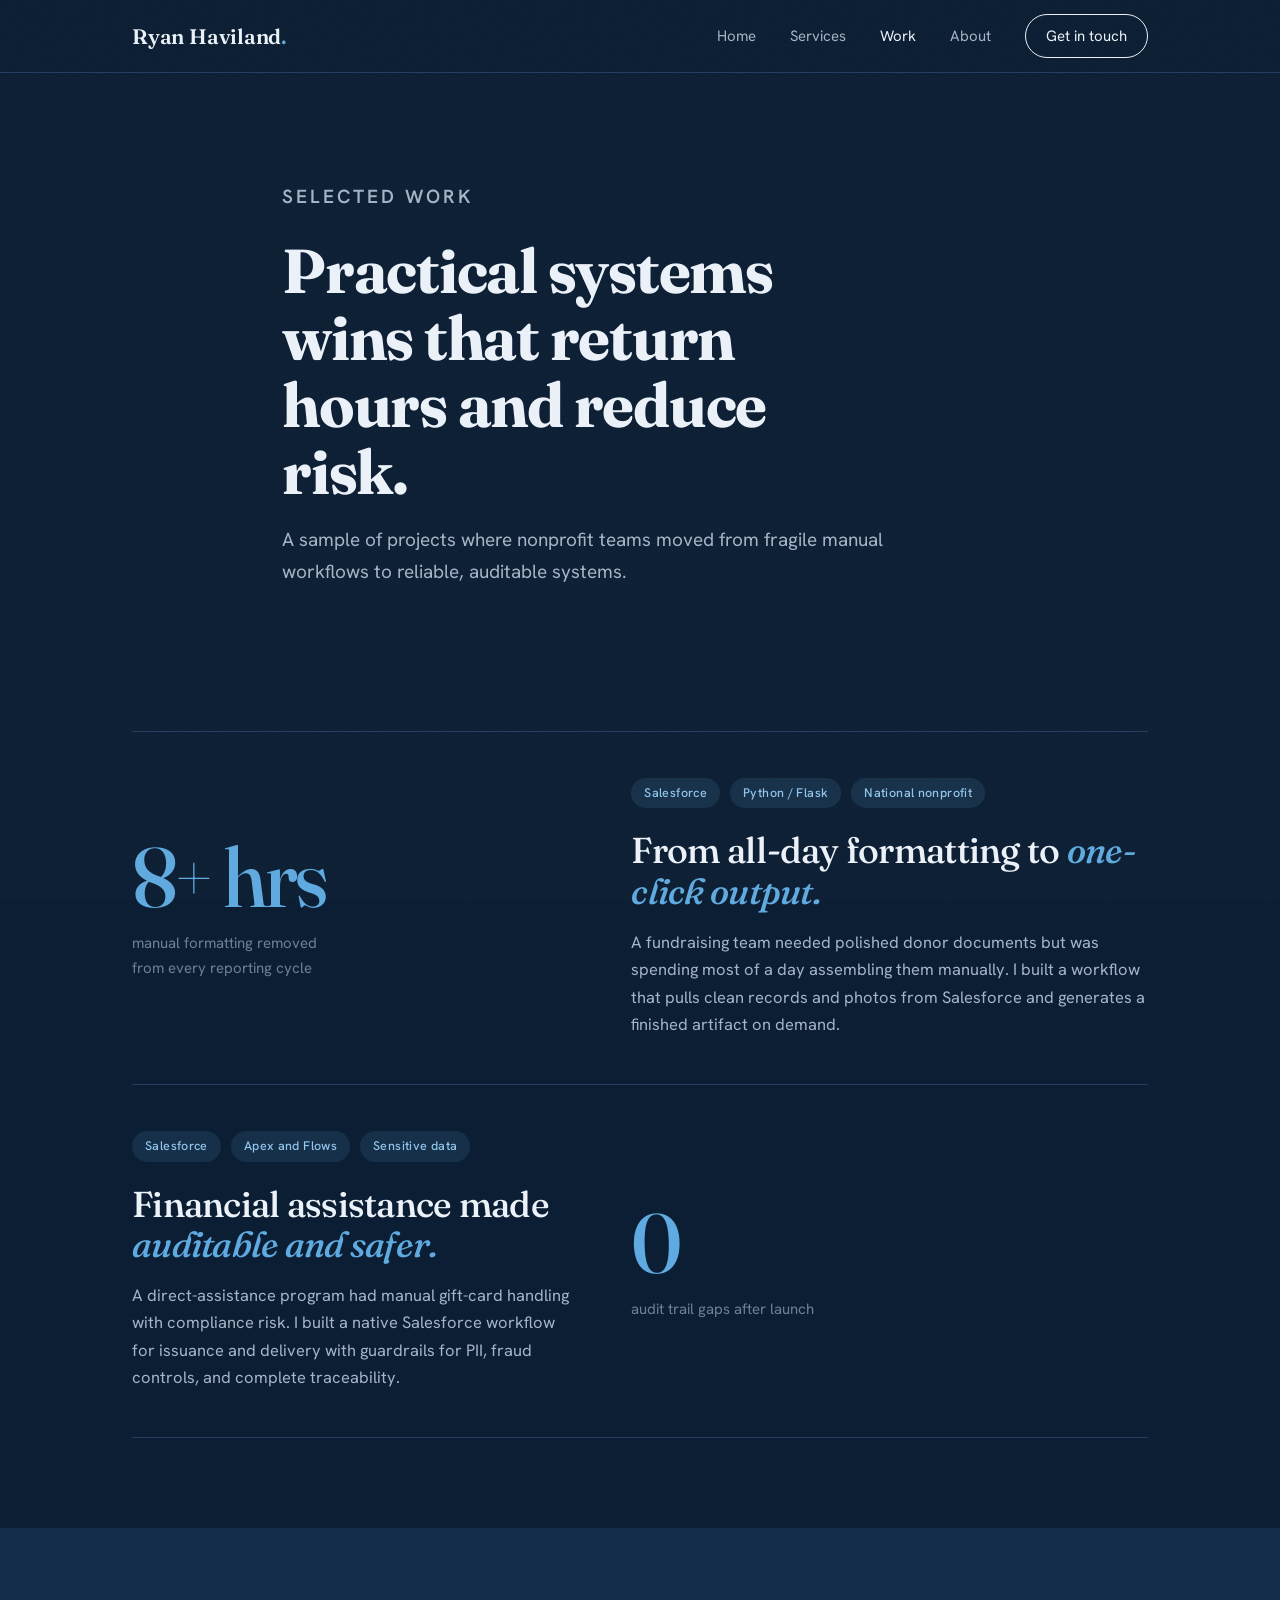
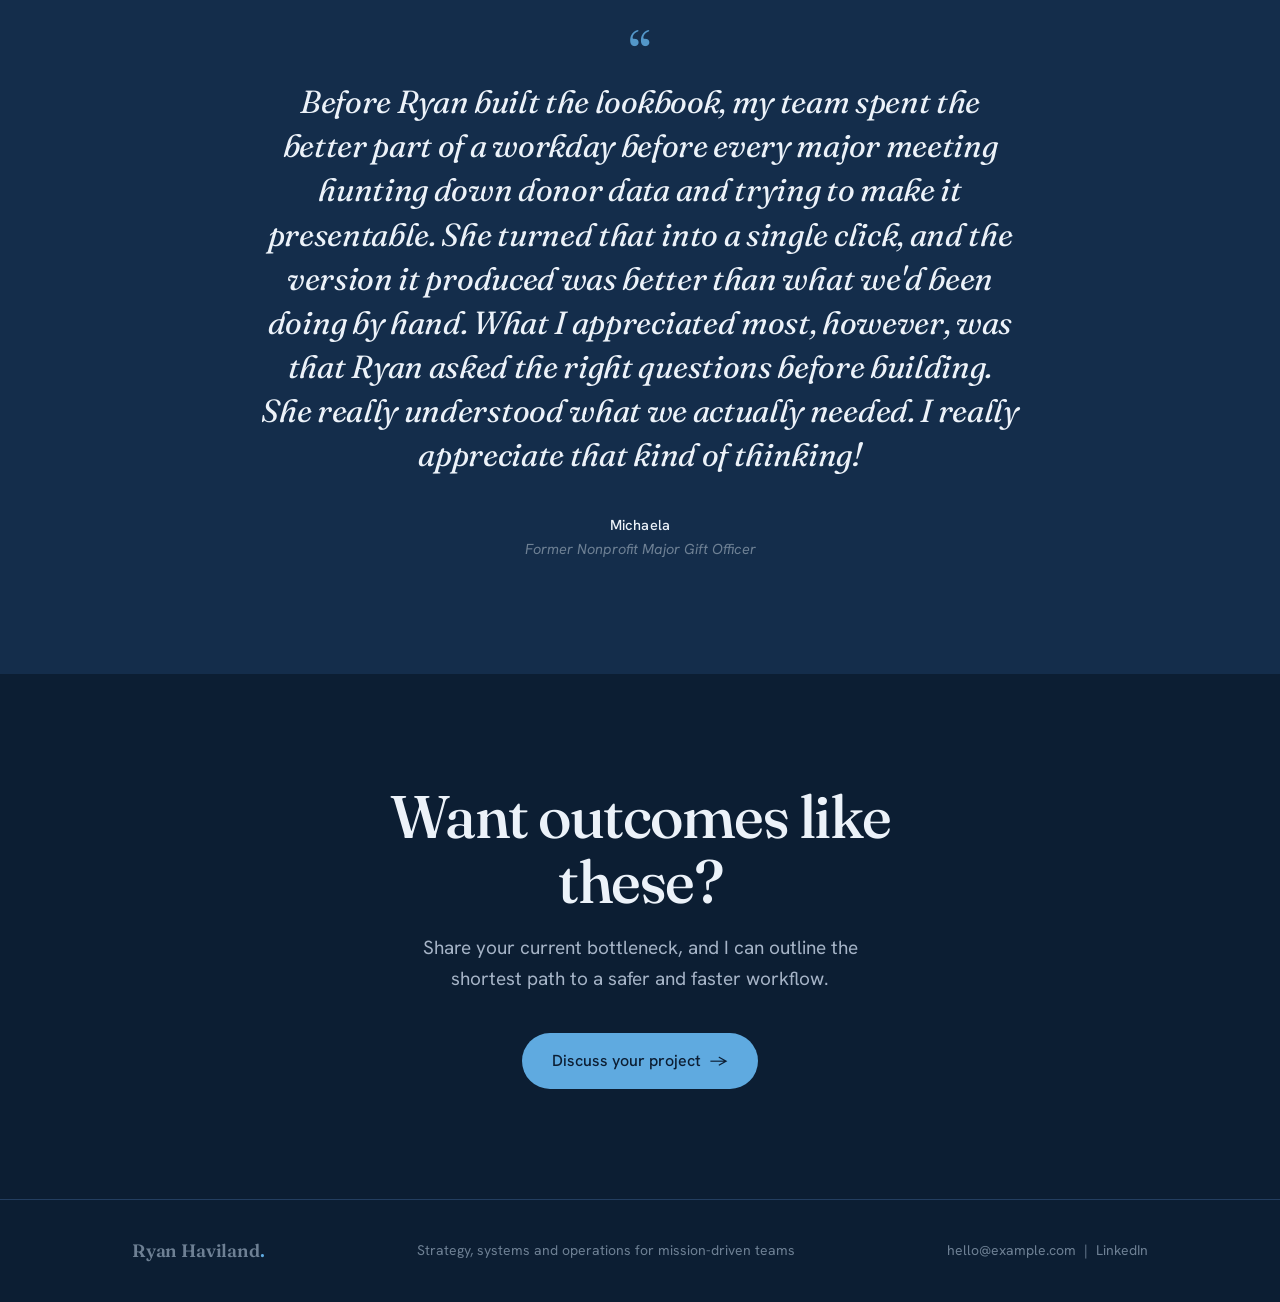
<file: work.html>
<!DOCTYPE html>
<html lang="en">
<head>
<meta charset="UTF-8" />
<meta name="viewport" content="width=device-width, initial-scale=1.0" />
<title>Work | Ryan Haviland</title>
<meta name="description" content="Selected work improving nonprofit operations through CRM automation, systems integration, and governance-aware delivery." />
<meta name="theme-color" content="#0C1E33" />
<link rel="icon" type="image/svg+xml" href="favicon.svg" />
<link rel="icon" type="image/png" sizes="32x32" href="favicon-32.png" />
<link rel="apple-touch-icon" sizes="180x180" href="apple-touch-icon.png" />
<link rel="preconnect" href="https://fonts.googleapis.com" />
<link rel="preconnect" href="https://fonts.gstatic.com" crossorigin />
<link href="https://fonts.googleapis.com/css2?family=Fraunces:ital,opsz,wght@0,9..144,400;0,9..144,500;0,9..144,600;1,9..144,400&family=Hanken+Grotesk:wght@400;500;600&display=swap" rel="stylesheet" />
<link rel="stylesheet" href="site.css" />
</head>
<body>
<header>
  <div class="wrap">
    <nav>
      <a href="home.html" class="mark">Ryan Haviland<span>.</span></a>
      <div class="nav-links">
        <a href="home.html">Home</a>
        <a href="services.html">Services</a>
        <a href="work.html" class="active">Work</a>
        <a href="about.html">About</a>
        <a href="contact.html" class="nav-cta">Get in touch</a>
      </div>
    </nav>
  </div>
</header>

<main>
  <section class="page-hero">
    <div class="wrap narrow">
      <p class="eyebrow reveal">Selected Work</p>
      <h1 class="reveal">Practical systems wins that return hours and reduce risk.</h1>
      <p class="reveal">A sample of projects where nonprofit teams moved from fragile manual workflows to reliable, auditable systems.</p>
    </div>
  </section>

  <section>
    <div class="wrap">
      <div class="case reveal">
        <div class="stat">
          <span class="big">8+ hrs</span>
          <span class="lbl">manual formatting removed from every reporting cycle</span>
        </div>
        <div class="case-body">
          <div class="case-meta">
            <span class="pill">Salesforce</span>
            <span class="pill">Python / Flask</span>
            <span class="pill">National nonprofit</span>
          </div>
          <h3>From all-day formatting to <em>one-click output.</em></h3>
          <p>A fundraising team needed polished donor documents but was spending most of a day assembling them manually. I built a workflow that pulls clean records and photos from Salesforce and generates a finished artifact on demand.</p>
        </div>
      </div>

      <div class="case flip reveal">
        <div class="stat">
          <span class="big">0</span>
          <span class="lbl">audit trail gaps after launch</span>
        </div>
        <div class="case-body">
          <div class="case-meta">
            <span class="pill">Salesforce</span>
            <span class="pill">Apex and Flows</span>
            <span class="pill">Sensitive data</span>
          </div>
          <h3>Financial assistance made <em>auditable and safer.</em></h3>
          <p>A direct-assistance program had manual gift-card handling with compliance risk. I built a native Salesforce workflow for issuance and delivery with guardrails for PII, fraud controls, and complete traceability.</p>
        </div>
      </div>
    </div>
  </section>

  <section class="band">
    <div class="wrap">
      <div class="praise reveal">
        <span class="praise-mark">&ldquo;</span>
        <blockquote>Before Ryan built the lookbook, my team spent the better part of a workday before every major meeting hunting down donor data and trying to make it presentable. She turned that into a single click, and the version it produced was better than what we'd been doing by hand. What I appreciated most, however, was that Ryan asked the right questions before building. She really understood what we actually needed. I really appreciate that kind of thinking!</blockquote>
        <div class="attribution">
          <span class="name">Michaela</span>
          <span class="role">Former Nonprofit Major Gift Officer</span>
        </div>
      </div>
    </div>
  </section>

  <section class="contact">
    <div class="wrap">
      <h2 class="reveal">Want outcomes like these?</h2>
      <p class="reveal">Share your current bottleneck, and I can outline the shortest path to a safer and faster workflow.</p>
      <div class="reveal">
        <a class="btn-primary" href="contact.html">Discuss your project <span>&rarr;</span></a>
      </div>
    </div>
  </section>
</main>

<footer>
  <div class="wrap">
    <div class="foot">
      <span class="mark" style="font-size:18px;">Ryan Haviland<span>.</span></span>
      <span>Strategy, systems and operations for mission-driven teams</span>
      <span><a href="mailto:hello@example.com">hello@example.com</a> &nbsp;|&nbsp; <a href="https://www.linkedin.com/in/ryan-l-haviland/">LinkedIn</a></span>
    </div>
  </div>
</footer>

<script src="site.js"></script>
</body>
</html>
</file>
<file: site.css>
:root {
    --cream: #0C1E33;
    --cream-2: #142D4B;
    --ink: #ECF2F9;
    --ink-soft: #A6B4C7;
    --ink-faint: #6E8094;
    --evergreen: #5FAAE0;
    --evergreen-deep: #4393CD;
    --clay: #92C7EF;
    --line: #233E60;
    --display: "Fraunces", Georgia, serif;
    --body: "Hanken Grotesk", -apple-system, sans-serif;
  }

  * { margin: 0; padding: 0; box-sizing: border-box; }

  html { scroll-behavior: smooth; }

  body {
    background: var(--cream);
    color: var(--ink);
    font-family: var(--body);
    font-size: 17px;
    line-height: 1.65;
    -webkit-font-smoothing: antialiased;
    overflow-x: hidden;
  }

  body::before {
    content: "";
    position: fixed;
    inset: 0;
    pointer-events: none;
    z-index: 9999;
    opacity: 0.035;
    background-image: url("data:image/svg+xml,%3Csvg xmlns='http://www.w3.org/2000/svg' width='160' height='160'%3E%3Cfilter id='n'%3E%3CfeTurbulence type='fractalNoise' baseFrequency='0.9' numOctaves='3'/%3E%3C/filter%3E%3Crect width='100%25' height='100%25' filter='url(%23n)'/%3E%3C/svg%3E");
  }

  .wrap { max-width: 1080px; margin: 0 auto; padding: 0 32px; }

  a { color: inherit; text-decoration: none; }

  /* NAV */
  header {
    position: sticky; top: 0; z-index: 100;
    background: rgba(12,30,51,0.82);
    backdrop-filter: blur(10px);
    border-bottom: 1px solid var(--line);
  }
  nav { display: flex; align-items: center; justify-content: space-between; height: 72px; }
  .mark { font-family: var(--display); font-weight: 600; font-size: 21px; letter-spacing: -0.01em; }
  .mark span { color: var(--evergreen); }
  .nav-links { display: flex; gap: 34px; align-items: center; }
  .nav-links a { font-size: 15px; color: var(--ink-soft); transition: color .2s; }
  .nav-links a:hover { color: var(--evergreen); }
  .nav-links a.active { color: var(--ink); }
  .nav-cta {
    border: 1px solid var(--ink); border-radius: 100px;
    padding: 9px 20px !important; color: var(--ink) !important;
    transition: all .2s;
  }
  .nav-cta:hover { background: var(--ink); color: var(--cream) !important; }
  @media (max-width: 720px) { .nav-links a:not(.nav-cta) { display: none; } }

  /* HERO */
  .hero { padding: 110px 0 90px; }
  .eyebrow {
    font-size: 13px; letter-spacing: 0.16em; text-transform: uppercase;
    color: var(--clay); font-weight: 600; margin-bottom: 26px;
  }
  .hero h1 {
    font-family: var(--display); font-weight: 500;
    font-size: clamp(40px, 6.5vw, 76px); line-height: 1.04;
    letter-spacing: -0.025em; max-width: 14ch;
  }
  .hero h1 em { font-style: italic; color: var(--evergreen); }
  .hero p.lede {
    margin-top: 30px; max-width: 52ch; font-size: 20px;
    line-height: 1.6; color: var(--ink-soft);
  }
  .page-hero { padding: 90px 0 54px; }
  .page-hero h1 {
    font-family: var(--display);
    font-size: clamp(34px, 5.4vw, 62px);
    letter-spacing: -0.02em;
    line-height: 1.08;
    max-width: 14ch;
  }
  .page-hero p { margin-top: 18px; max-width: 62ch; color: var(--ink-soft); font-size: 19px; }
  .narrow { max-width: 780px; }
  .two-col { display: grid; grid-template-columns: 1fr 1fr; gap: 24px; }
  .panel {
    border: 1px solid var(--line);
    border-radius: 16px;
    background: rgba(20,45,75,0.48);
    padding: 26px;
  }
  .panel h3 { font-family: var(--display); font-size: 24px; font-weight: 500; margin-bottom: 10px; letter-spacing: -0.01em; }
  .panel p, .panel li { color: var(--ink-soft); }
  .panel ul { margin-left: 20px; }
  .stack { display: grid; gap: 22px; }
  .contact-card {
    max-width: 760px;
    border: 1px solid var(--line);
    border-radius: 18px;
    background: rgba(20,45,75,0.48);
    padding: 36px;
  }
  @media (max-width: 820px) {
    .two-col { grid-template-columns: 1fr; }
    .contact-card { padding: 24px; }
  }
  .hero-actions { margin-top: 40px; display: flex; gap: 16px; flex-wrap: wrap; align-items: center; }
  .btn-primary {
    background: var(--evergreen); color: var(--cream);
    padding: 15px 30px; border-radius: 100px; font-weight: 500; font-size: 16px;
    transition: all .25s; display: inline-flex; align-items: center; gap: 9px;
  }
  .btn-primary:hover { background: var(--evergreen-deep); transform: translateY(-2px); }
  .btn-primary span { transition: transform .25s; }
  .btn-primary:hover span { transform: translateX(4px); }
  .btn-text { font-size: 16px; color: var(--ink-soft); border-bottom: 1px solid var(--line); padding-bottom: 2px; transition: border-color .2s, color .2s; }
  .btn-text:hover { color: var(--ink); border-color: var(--ink); }

  /* reveal animation */
  .reveal { opacity: 0; transform: translateY(22px); transition: opacity .8s cubic-bezier(.2,.7,.3,1), transform .8s cubic-bezier(.2,.7,.3,1); }
  .reveal.in { opacity: 1; transform: none; }
  .hero .reveal:nth-child(1){transition-delay:.05s}
  .hero .reveal:nth-child(2){transition-delay:.16s}
  .hero .reveal:nth-child(3){transition-delay:.27s}
  .hero .reveal:nth-child(4){transition-delay:.38s}

  /* SECTION SCAFFOLD */
  section { padding: 90px 0; }
  .sec-head { display: flex; align-items: baseline; gap: 16px; margin-bottom: 54px; }
  .sec-num { font-family: var(--display); font-style: italic; font-size: 17px; color: var(--clay); }
  .sec-title { font-family: var(--display); font-weight: 500; font-size: clamp(28px, 4vw, 40px); letter-spacing: -0.02em; }

  .band { background: var(--cream-2); }

  /* SERVICES */
  .services { display: grid; grid-template-columns: repeat(3, 1fr); gap: 1px; background: var(--line); border: 1px solid var(--line); border-radius: 16px; overflow: hidden; }
  .svc { background: var(--cream); padding: 38px 32px; transition: background .3s; }
  .svc:hover { background: #163252; }
  .svc .ico { width: 34px; height: 34px; color: var(--evergreen); margin-bottom: 22px; }
  .svc h3 { font-family: var(--display); font-weight: 500; font-size: 23px; letter-spacing: -0.01em; margin-bottom: 6px; }
  .svc .tag { font-size: 14px; color: var(--clay); font-weight: 600; margin-bottom: 16px; display: block; }
  .svc p { font-size: 15.5px; color: var(--ink-soft); }
  @media (max-width: 820px) { .services { grid-template-columns: 1fr; } }

  /* WORK / CASE STUDIES */
  .case {
    display: grid; grid-template-columns: 1fr 1.15fr; gap: 50px;
    align-items: center; padding: 46px 0; border-top: 1px solid var(--line);
  }
  .case:last-child { border-bottom: 1px solid var(--line); }
  .case-meta { display: flex; gap: 10px; flex-wrap: wrap; margin-bottom: 22px; }
  .pill { font-size: 12.5px; font-weight: 500; letter-spacing: 0.03em; color: var(--clay); background: rgba(95,170,224,0.13); padding: 5px 13px; border-radius: 100px; }
  .case h3 { font-family: var(--display); font-weight: 500; font-size: clamp(26px, 3.4vw, 36px); letter-spacing: -0.02em; line-height: 1.12; margin-bottom: 18px; }
  .case h3 em { font-style: italic; color: var(--evergreen); }
  .case p { color: var(--ink-soft); font-size: 16.5px; }
  .stat { font-family: var(--display); }
  .stat .big { display: block; font-size: clamp(54px, 8vw, 84px); font-weight: 500; line-height: 1; letter-spacing: -0.03em; color: var(--evergreen); }
  .stat .lbl { font-family: var(--body); font-size: 15px; color: var(--ink-faint); margin-top: 12px; display: block; max-width: 26ch; }
  .case.flip .stat { order: 2; }
  @media (max-width: 820px) { .case, .case.flip .stat { grid-template-columns: 1fr; order: 0; } .stat { order: -1 !important; } }

  /* PRAISE / TESTIMONIAL */
  .praise { max-width: 760px; margin: 0 auto; text-align: center; padding: 24px 0; }
  .praise-mark { display: block; font-family: var(--display); font-size: 60px; color: var(--evergreen); line-height: 0.4; height: 38px; opacity: 0.85; }
  .praise blockquote { font-family: var(--display); font-style: italic; font-weight: 400; font-size: clamp(22px, 3.1vw, 32px); line-height: 1.38; letter-spacing: -0.01em; color: var(--ink); margin: 0 0 36px; }
  .praise .attribution { font-size: 14.5px; color: var(--ink-soft); line-height: 1.55; }
  .praise .attribution .name { color: var(--ink); font-weight: 500; letter-spacing: 0.01em; }
  .praise .attribution .role { display: block; margin-top: 2px; color: var(--ink-faint); font-style: italic; }

  /* WHY */
  .why-grid { display: grid; grid-template-columns: repeat(3, 1fr); gap: 40px; }
  .why h3 { font-family: var(--display); font-weight: 500; font-size: 22px; margin-bottom: 12px; letter-spacing: -0.01em; }
  .why .rule { width: 36px; height: 2px; background: var(--clay); margin-bottom: 20px; }
  .why p { font-size: 15.5px; color: var(--ink-soft); }
  @media (max-width: 820px) { .why-grid { grid-template-columns: 1fr; gap: 32px; } }

  /* ABOUT */
  .about-grid { display: grid; grid-template-columns: 1fr 1.5fr; gap: 56px; align-items: start; }
  .about-grid .label { font-size: 13px; letter-spacing: 0.16em; text-transform: uppercase; color: var(--clay); font-weight: 600; }
  .about-grid p { font-size: 19px; line-height: 1.62; color: var(--ink-soft); }
  .about-grid p + p { margin-top: 20px; }
  .about-grid .lead-line { font-family: var(--display); font-size: 24px; font-weight: 400; color: var(--ink); line-height: 1.45; }
  .about-photo {
    margin-top: 16px;
    border-radius: 18px;
    overflow: hidden;
    border: 1px solid var(--line);
    background: rgba(20,45,75,0.48);
    max-width: 320px;
  }
  .about-photo img {
    display: block;
    width: 100%;
    aspect-ratio: 4 / 5;
    object-fit: cover;
    object-position: center top;
  }
  .creds { margin-top: 30px; display: flex; flex-wrap: wrap; gap: 10px; }
  .cred { font-size: 13.5px; color: var(--ink-soft); border: 1px solid var(--line); border-radius: 100px; padding: 6px 15px; }
  .mini-label { font-size: 12px; letter-spacing: 0.16em; text-transform: uppercase; color: var(--clay); font-weight: 600; margin: 38px 0 18px; }
  .exp-list { list-style: none; padding: 0; margin: 0; }
  .exp-list li { display: flex; align-items: baseline; gap: 12px; flex-wrap: wrap; padding: 13px 0; border-top: 1px solid var(--line); font-size: 15.5px; line-height: 1.45; }
  .exp-list li:last-child { border-bottom: 1px solid var(--line); }
  .exp-list .role { color: var(--ink); font-weight: 500; }
  .exp-list .sep { color: var(--ink-faint); font-weight: 400; }
  .exp-list .ctx { color: var(--ink-soft); font-style: italic; }
  @media (max-width: 820px) {
    .about-grid { grid-template-columns: 1fr; gap: 28px; }
    .about-photo { max-width: 280px; }
  }

  /* CONTACT */
  .contact { text-align: center; padding: 110px 0; }
  .contact h2 { font-family: var(--display); font-weight: 500; font-size: clamp(34px, 5.5vw, 60px); letter-spacing: -0.025em; line-height: 1.08; max-width: 16ch; margin: 0 auto 18px; }
  .contact h2 em { font-style: italic; color: var(--evergreen); }
  .contact p { color: var(--ink-soft); font-size: 19px; max-width: 46ch; margin: 0 auto 38px; }

  /* FOOTER */
  footer { border-top: 1px solid var(--line); padding: 36px 0; }
  .foot { display: flex; justify-content: space-between; align-items: center; flex-wrap: wrap; gap: 16px; font-size: 14px; color: var(--ink-faint); }
  .foot a:hover { color: var(--evergreen); }
</file>
